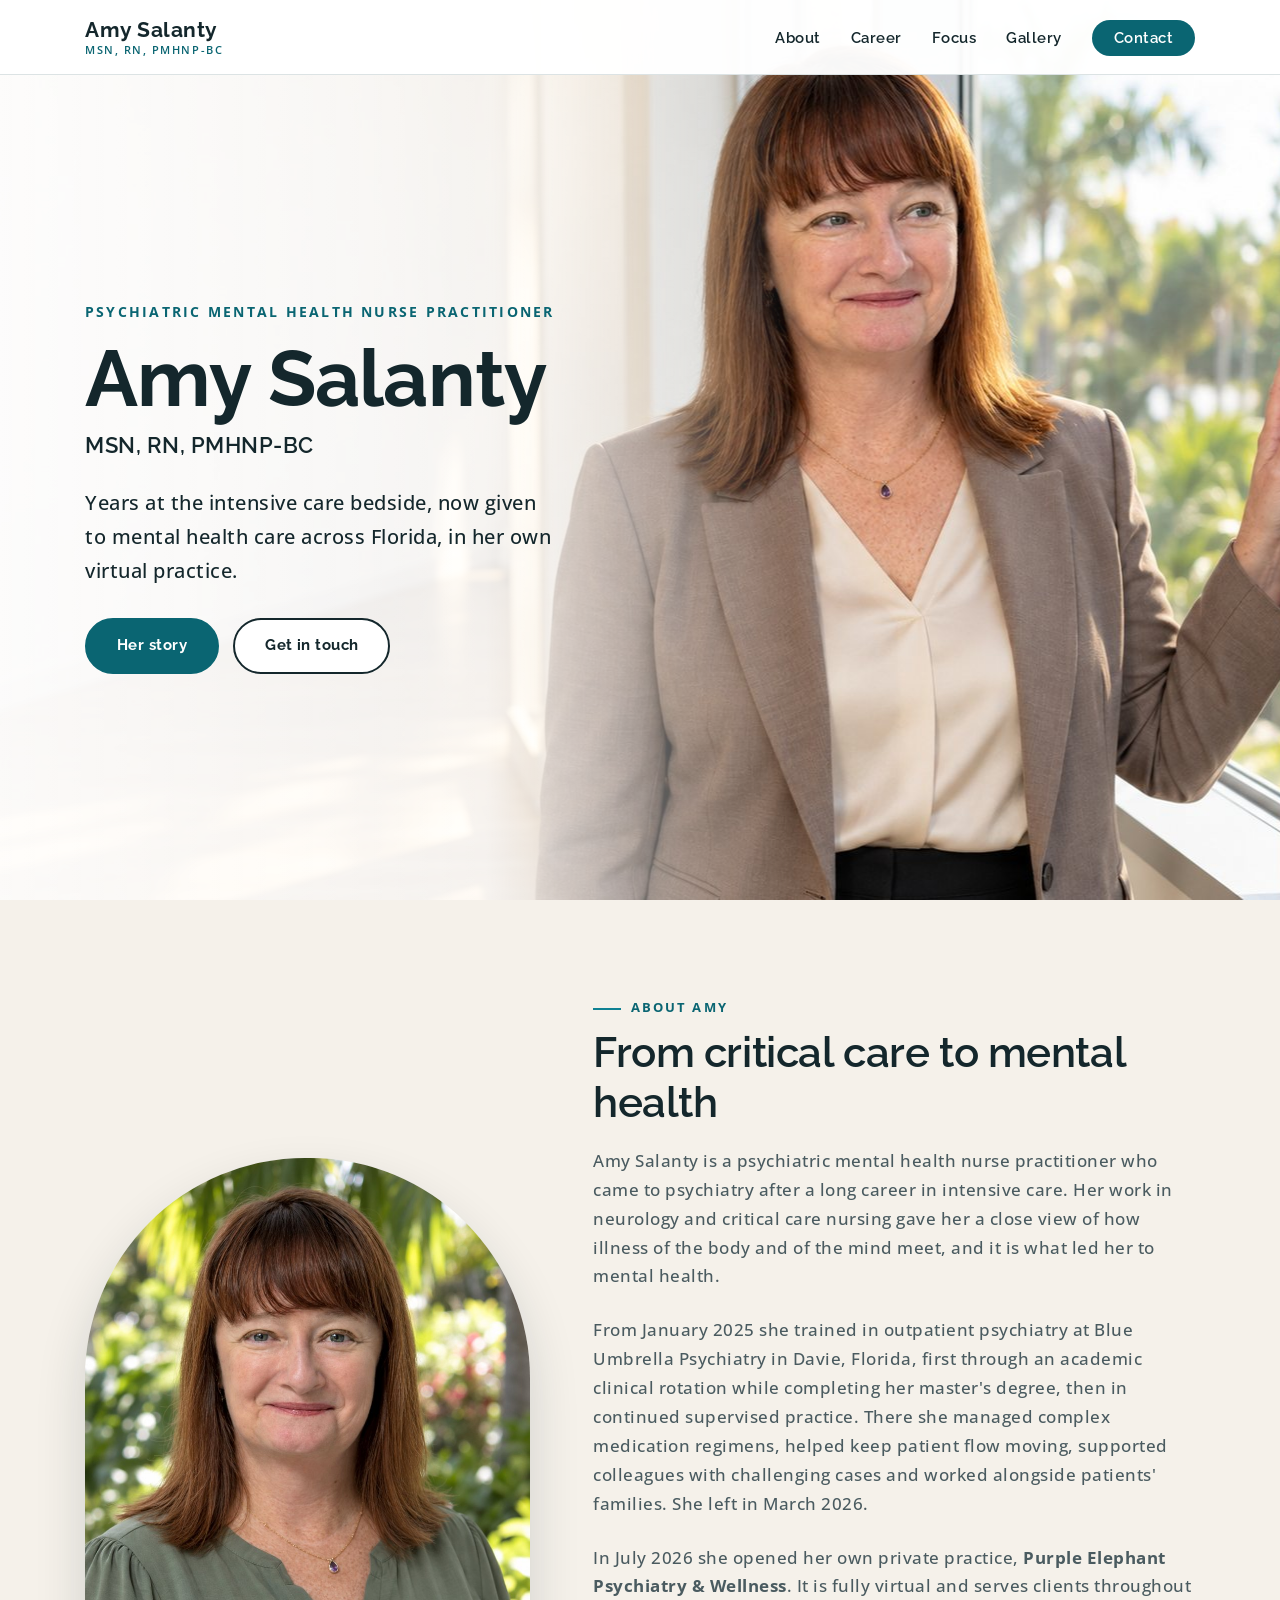
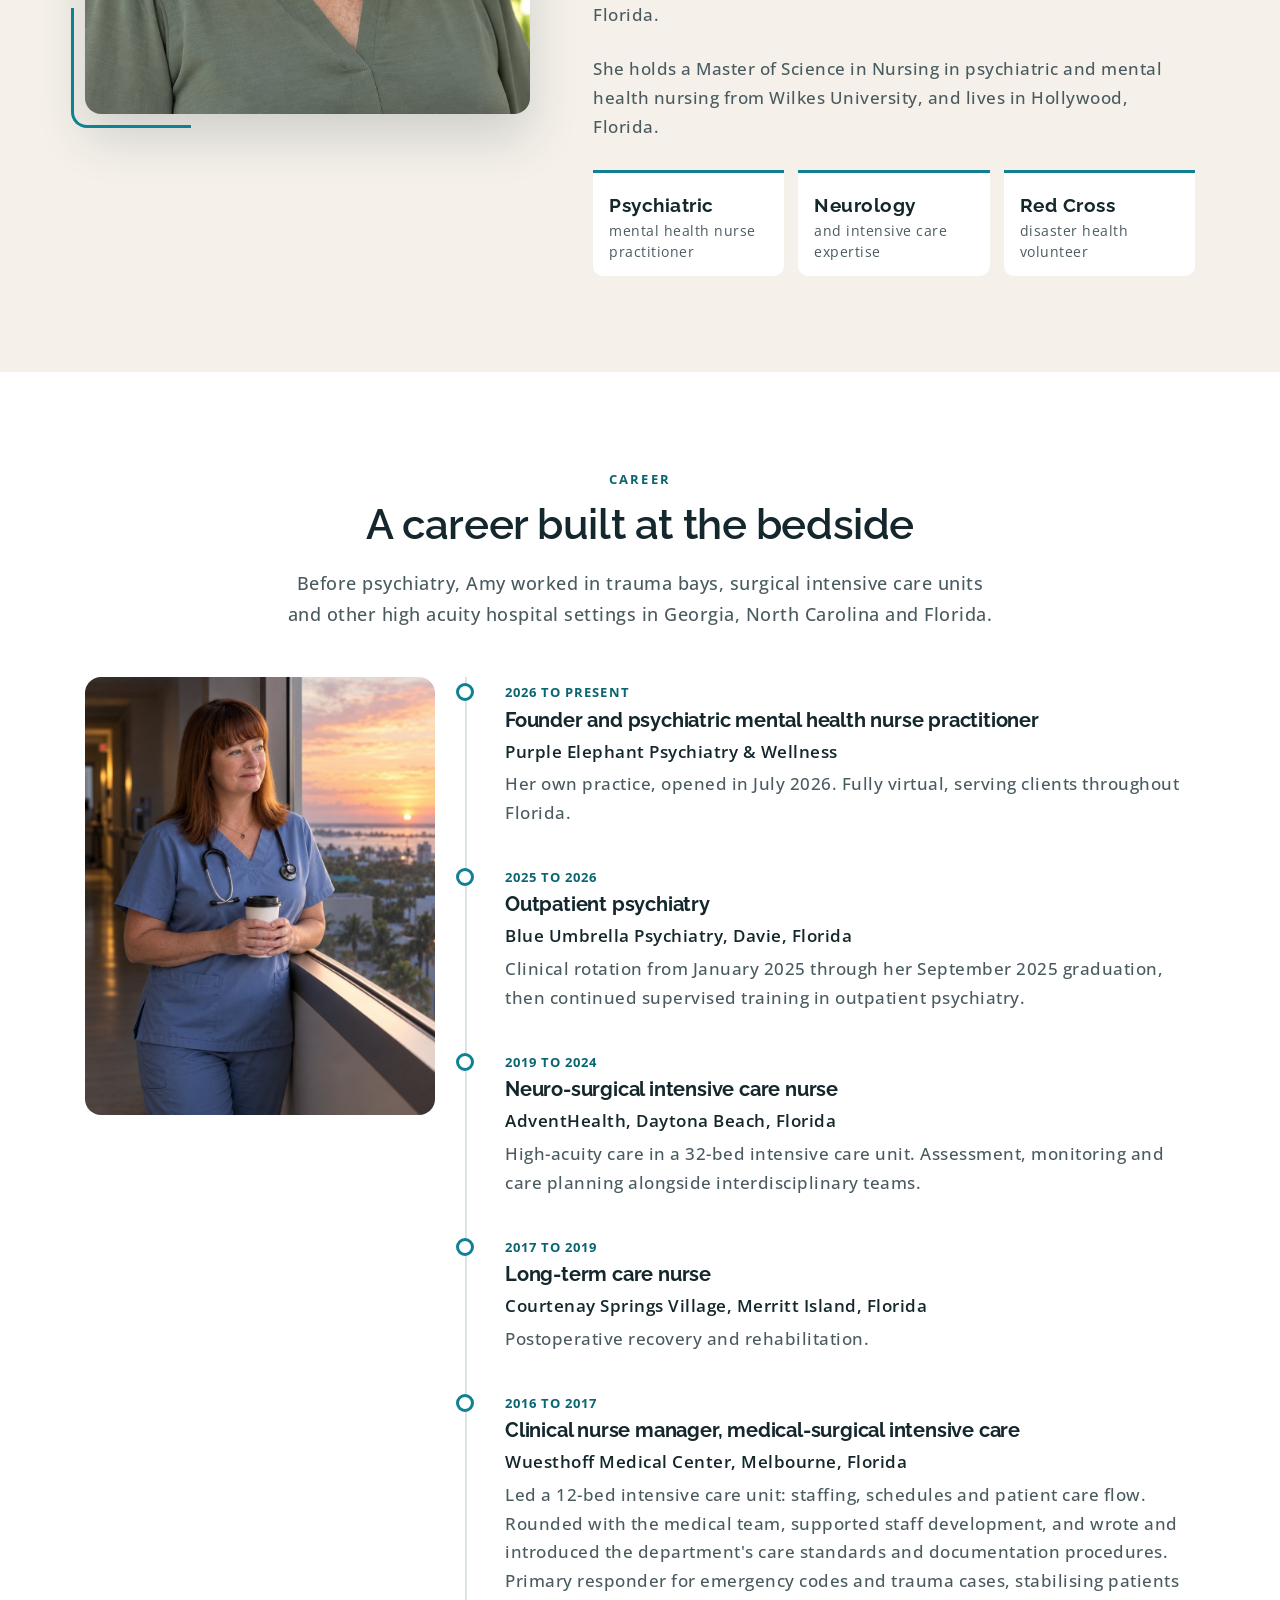
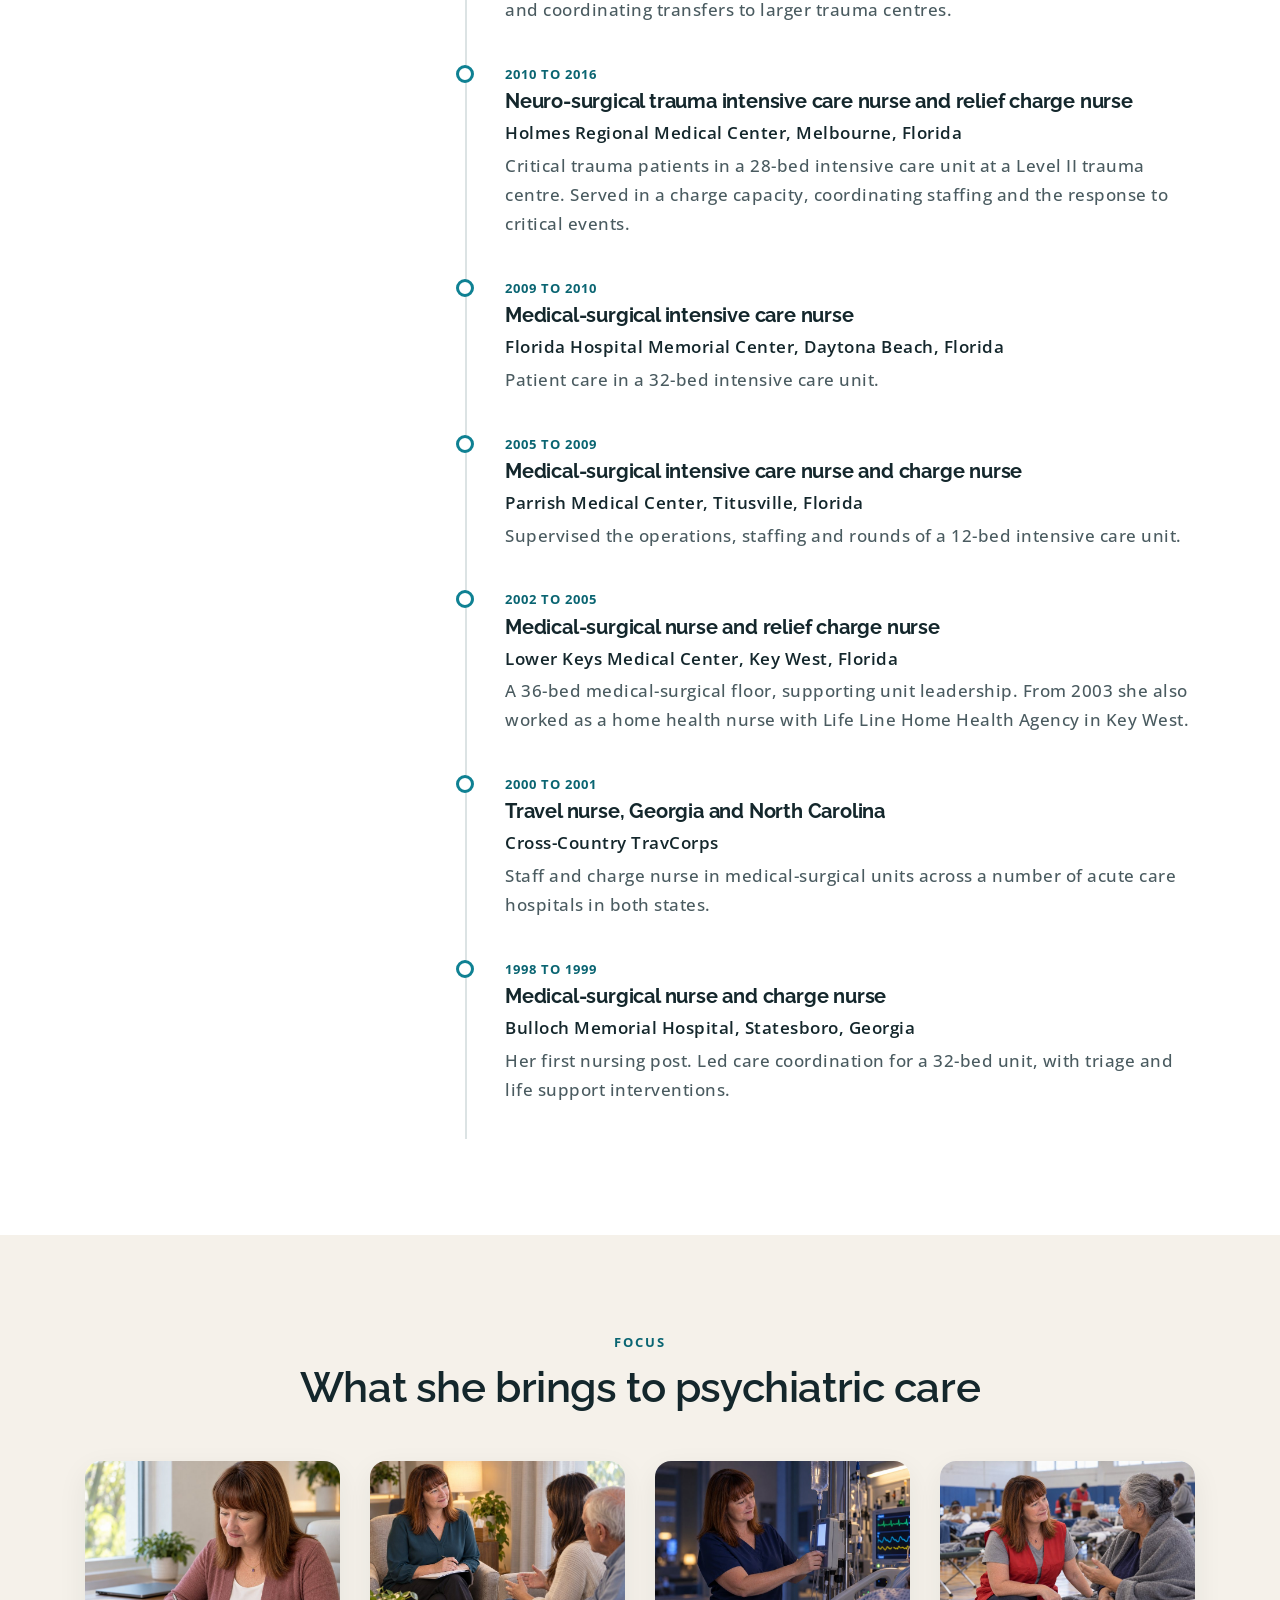
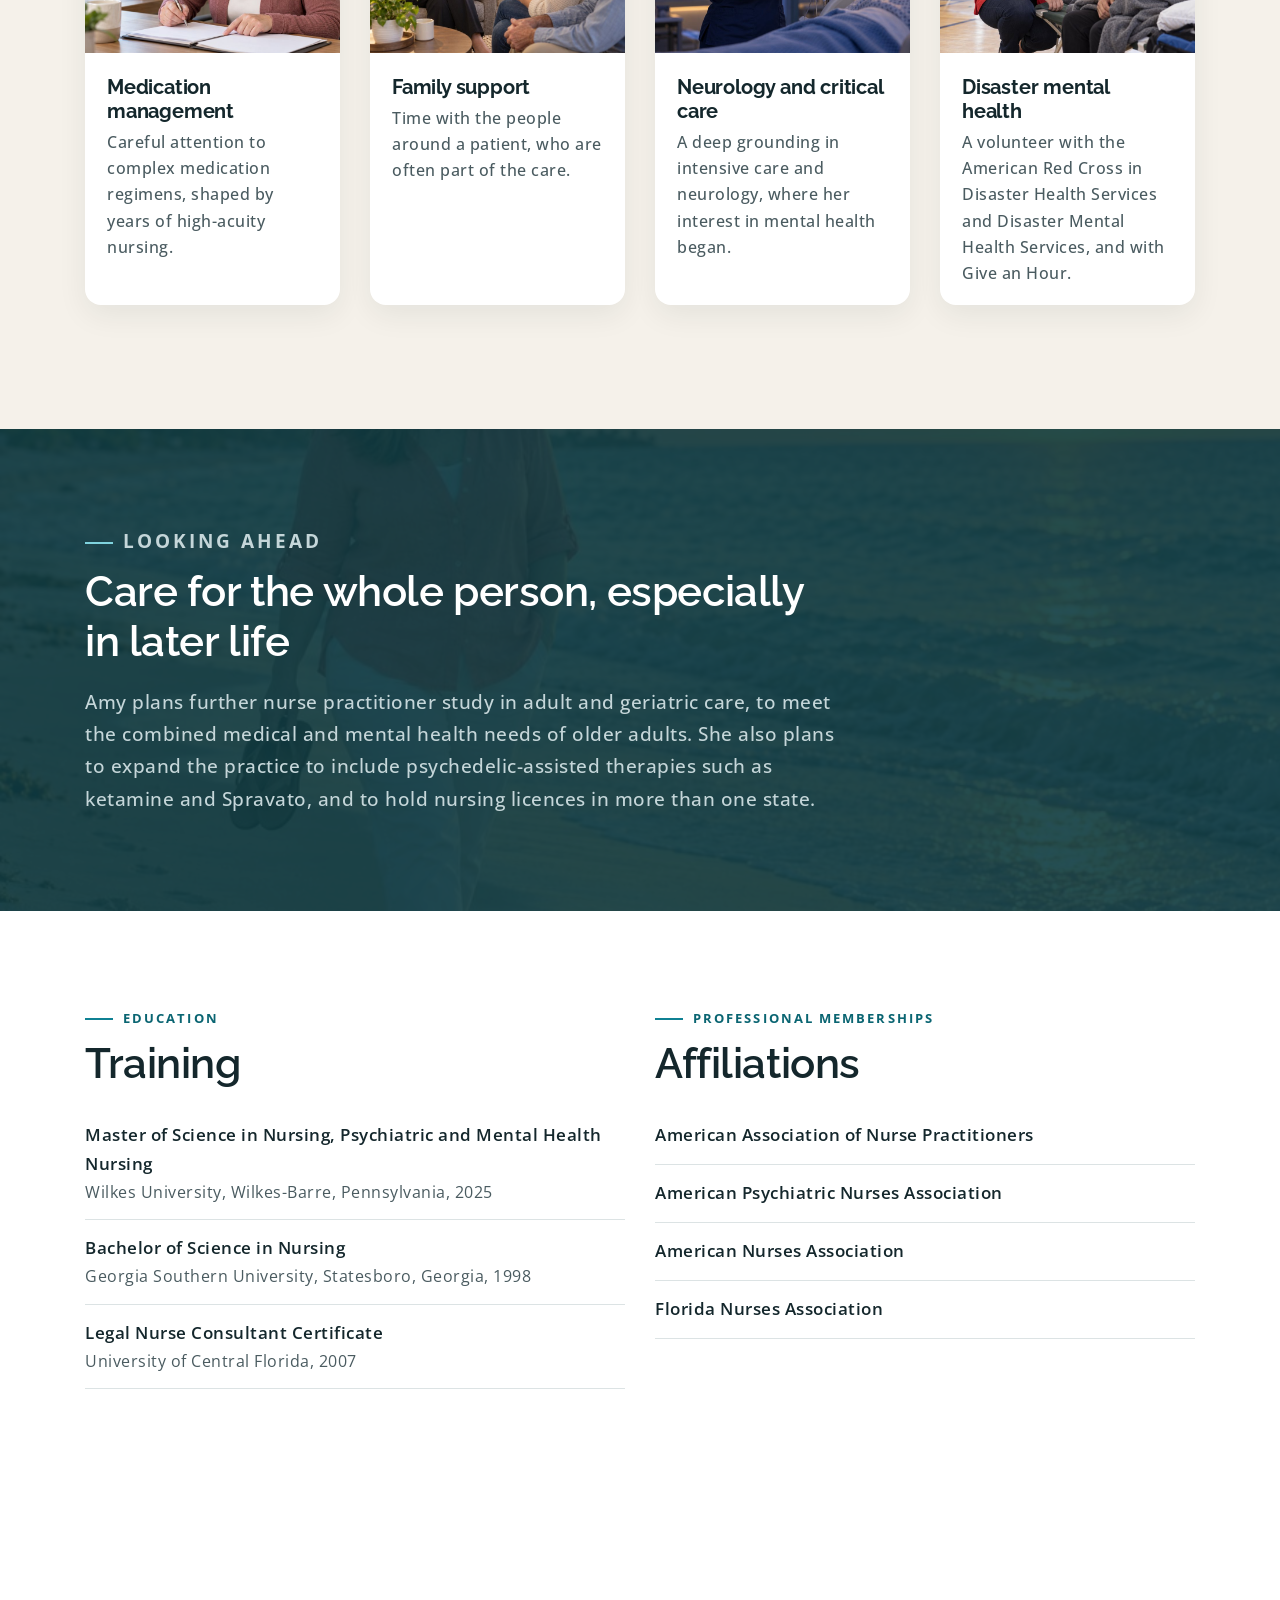
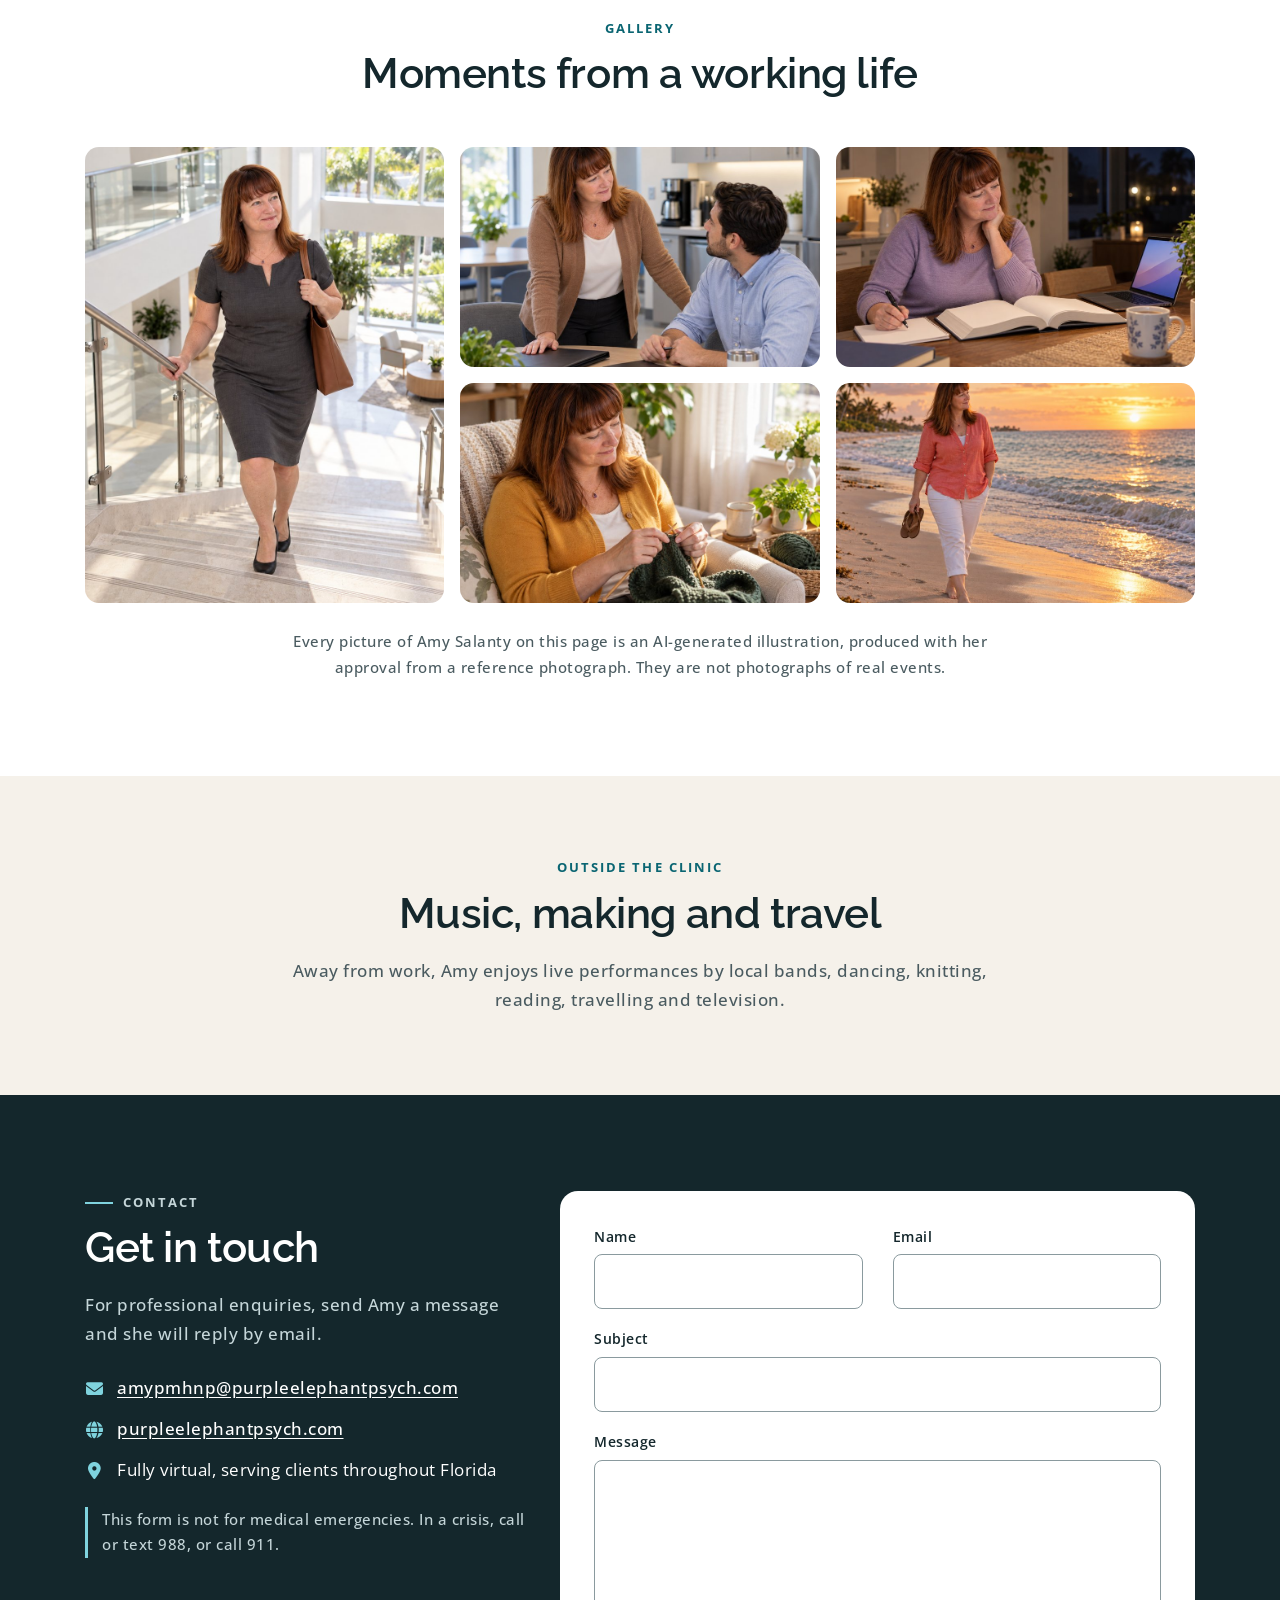
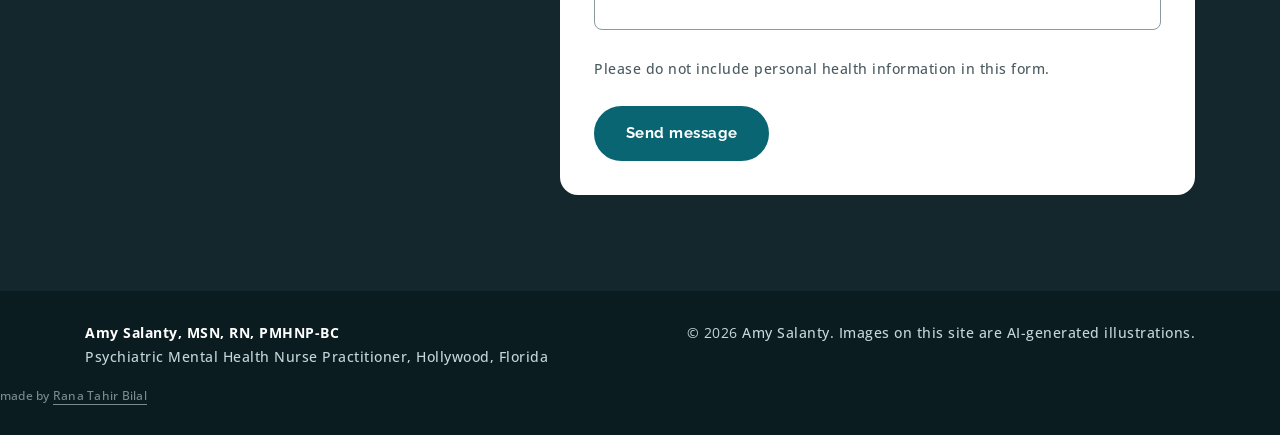
<file: index.html>
<!DOCTYPE html>
<html lang="en">
<head>
  <meta charset="utf-8">
  <meta name="viewport" content="width=device-width, initial-scale=1, shrink-to-fit=no">
  <title>Amy Salanty, MSN, RN, PMHNP-BC | Psychiatric Mental Health Nurse Practitioner</title>
  <meta name="description" content="Amy Salanty, MSN, RN, PMHNP-BC, is a psychiatric mental health nurse practitioner and the founder of Purple Elephant Psychiatry &amp; Wellness, a fully virtual practice serving clients throughout Florida, with a long background in intensive care and trauma nursing.">
  <!-- While this site lives on github.io it stays out of search engines.
       When it moves to the client's own domain: delete the robots meta below,
       change robots.txt to "Allow: /", and add a canonical link. -->
  <meta name="robots" content="noindex, nofollow">
  <meta name="author" content="Amy Salanty">
  <meta property="og:title" content="Amy Salanty, MSN, RN, PMHNP-BC">
  <meta property="og:description" content="Psychiatric mental health nurse practitioner. Years of intensive care nursing, now focused on mental health.">
  <meta property="og:image" content="img/portrait.jpg">
  <link rel="icon" href="img/favicon.png">
  <link rel="stylesheet" href="vendor/css/bundle.min.css">
  <link rel="stylesheet" href="css/style.css">
  <!-- Loaded last so it wins the cascade -->
  <link rel="stylesheet" href="css/as.css">
</head>
<body>

<a class="as-skip" href="#about">Skip to content</a>

<!-- Loader, from the demo shell -->
<div class="loader"><div class="loader-spinner"></div></div>

<header>
  <!-- bottom-nav removed; own fixed nav (see as.css) -->
  <nav class="as-nav" id="as-nav" aria-label="Main">
    <div class="container as-nav-inner">
      <a class="as-brand" href="#home">Amy Salanty<span>MSN, RN, PMHNP-BC</span></a>
      <ul class="as-links">
        <li><a href="#about">About</a></li>
        <li><a href="#career">Career</a></li>
        <li><a href="#focus">Focus</a></li>
        <li><a href="#gallery">Gallery</a></li>
        <li><a href="#contact" class="as-links-cta">Contact</a></li>
      </ul>
      <button class="as-burger" id="as-burger" type="button" aria-label="Open menu" aria-controls="as-menu" aria-expanded="false"><span></span><span></span><span></span></button>
    </div>
  </nav>
  <div class="as-menu" id="as-menu" aria-hidden="true">
    <button class="as-menu-close" id="as-menu-close" type="button" aria-label="Close menu">&times;</button>
    <ul>
      <li><a href="#home">Home</a></li>
      <li><a href="#about">About</a></li>
      <li><a href="#career">Career</a></li>
      <li><a href="#focus">Focus</a></li>
      <li><a href="#gallery">Gallery</a></li>
      <li><a href="#contact">Contact</a></li>
    </ul>
    <p class="as-menu-foot">Hollywood, Florida</p>
  </div>
</header>

<main>

<!-- HERO. .banner kept from the demo shell; center-block flex behaviour overridden in as.css -->
<section class="banner as-hero" id="home">
  <div class="as-hero-shade"></div>
  <div class="container">
    <div class="as-hero-copy">
      <p class="as-eyebrow">Psychiatric Mental Health Nurse Practitioner</p>
      <h1>Amy Salanty</h1>
      <p class="as-hero-cred">MSN, RN, PMHNP-BC</p>
      <p class="as-hero-lede">Years at the intensive care bedside, now given to mental health care across Florida, in her own virtual practice.</p>
      <div class="as-btns">
        <a class="as-btn as-btn-solid" href="#about">Her story</a>
        <a class="as-btn as-btn-line" href="#contact">Get in touch</a>
      </div>
    </div>
  </div>
</section>

<!-- ABOUT -->
<section class="as-about" id="about">
  <div class="container">
    <div class="row align-items-center">
      <div class="col-lg-5">
        <figure class="as-portrait">
          <img src="img/portrait.jpg" alt="Amy Salanty, AI-generated portrait" width="880" height="1100">
        </figure>
      </div>
      <div class="col-lg-7">
        <p class="as-kicker">About Amy</p>
        <h2>From critical care to mental health</h2>
        <p>Amy Salanty is a psychiatric mental health nurse practitioner who came to psychiatry after a long career in intensive care. Her work in neurology and critical care nursing gave her a close view of how illness of the body and of the mind meet, and it is what led her to mental health.</p>
        <p>From January 2025 she trained in outpatient psychiatry at Blue Umbrella Psychiatry in Davie, Florida, first through an academic clinical rotation while completing her master's degree, then in continued supervised practice. There she managed complex medication regimens, helped keep patient flow moving, supported colleagues with challenging cases and worked alongside patients' families. She left in March 2026.</p>
        <p>In July 2026 she opened her own private practice, <strong>Purple Elephant Psychiatry &amp; Wellness</strong>. It is fully virtual and serves clients throughout Florida.</p>
        <p>She holds a Master of Science in Nursing in psychiatric and mental health nursing from Wilkes University, and lives in Hollywood, Florida.</p>
        <ul class="as-facts">
          <li><b>Psychiatric</b><span>mental health nurse practitioner</span></li>
          <li><b>Neurology</b><span>and intensive care expertise</span></li>
          <li><b>Red Cross</b><span>disaster health volunteer</span></li>
        </ul>
      </div>
    </div>
  </div>
</section>

<!-- CAREER: replaces the demo's treatments/portfolio grid -->
<section class="as-career" id="career">
  <div class="container">
    <div class="as-head">
      <p class="as-kicker">Career</p>
      <h2>A career built at the bedside</h2>
      <p class="as-sub">Before psychiatry, Amy worked in trauma bays, surgical intensive care units and other high acuity hospital settings in Georgia, North Carolina and Florida.</p>
    </div>
    <div class="row">
      <div class="col-lg-4 d-none d-lg-block">
        <figure class="as-career-img"><img src="img/career.jpg" alt="Amy Salanty at a hospital window at dawn after a night shift, AI-generated" width="880" height="1100" loading="lazy"></figure>
      </div>
      <div class="col-lg-8">
        <ol class="as-timeline">
          <li>
            <span class="as-yr">2026 to present</span>
            <h3>Founder and psychiatric mental health nurse practitioner</h3>
            <p class="as-org">Purple Elephant Psychiatry &amp; Wellness</p>
            <p>Her own practice, opened in July 2026. Fully virtual, serving clients throughout Florida.</p>
          </li>
          <li>
            <span class="as-yr">2025 to 2026</span>
            <h3>Outpatient psychiatry</h3>
            <p class="as-org">Blue Umbrella Psychiatry, Davie, Florida</p>
            <p>Clinical rotation from January 2025 through her September 2025 graduation, then continued supervised training in outpatient psychiatry.</p>
          </li>
          <li>
            <span class="as-yr">2019 to 2024</span>
            <h3>Neuro-surgical intensive care nurse</h3>
            <p class="as-org">AdventHealth, Daytona Beach, Florida</p>
            <p>High-acuity care in a 32-bed intensive care unit. Assessment, monitoring and care planning alongside interdisciplinary teams.</p>
          </li>
          <li>
            <span class="as-yr">2017 to 2019</span>
            <h3>Long-term care nurse</h3>
            <p class="as-org">Courtenay Springs Village, Merritt Island, Florida</p>
            <p>Postoperative recovery and rehabilitation.</p>
          </li>
          <li>
            <span class="as-yr">2016 to 2017</span>
            <h3>Clinical nurse manager, medical-surgical intensive care</h3>
            <p class="as-org">Wuesthoff Medical Center, Melbourne, Florida</p>
            <p>Led a 12-bed intensive care unit: staffing, schedules and patient care flow. Rounded with the medical team, supported staff development, and wrote and introduced the department's care standards and documentation procedures. Primary responder for emergency codes and trauma cases, stabilising patients and coordinating transfers to larger trauma centres.</p>
          </li>
          <li>
            <span class="as-yr">2010 to 2016</span>
            <h3>Neuro-surgical trauma intensive care nurse and relief charge nurse</h3>
            <p class="as-org">Holmes Regional Medical Center, Melbourne, Florida</p>
            <p>Critical trauma patients in a 28-bed intensive care unit at a Level II trauma centre. Served in a charge capacity, coordinating staffing and the response to critical events.</p>
          </li>
          <li>
            <span class="as-yr">2009 to 2010</span>
            <h3>Medical-surgical intensive care nurse</h3>
            <p class="as-org">Florida Hospital Memorial Center, Daytona Beach, Florida</p>
            <p>Patient care in a 32-bed intensive care unit.</p>
          </li>
          <li>
            <span class="as-yr">2005 to 2009</span>
            <h3>Medical-surgical intensive care nurse and charge nurse</h3>
            <p class="as-org">Parrish Medical Center, Titusville, Florida</p>
            <p>Supervised the operations, staffing and rounds of a 12-bed intensive care unit.</p>
          </li>
          <li>
            <span class="as-yr">2002 to 2005</span>
            <h3>Medical-surgical nurse and relief charge nurse</h3>
            <p class="as-org">Lower Keys Medical Center, Key West, Florida</p>
            <p>A 36-bed medical-surgical floor, supporting unit leadership. From 2003 she also worked as a home health nurse with Life Line Home Health Agency in Key West.</p>
          </li>
          <li>
            <span class="as-yr">2000 to 2001</span>
            <h3>Travel nurse, Georgia and North Carolina</h3>
            <p class="as-org">Cross-Country TravCorps</p>
            <p>Staff and charge nurse in medical-surgical units across a number of acute care hospitals in both states.</p>
          </li>
          <li>
            <span class="as-yr">1998 to 1999</span>
            <h3>Medical-surgical nurse and charge nurse</h3>
            <p class="as-org">Bulloch Memorial Hospital, Statesboro, Georgia</p>
            <p>Her first nursing post. Led care coordination for a 32-bed unit, with triage and life support interventions.</p>
          </li>
        </ol>
        <!-- RESOLVED 2026-10-16 by the client's own CV (email of 15 October 2026). The release's
             "twenty-seven-year" figure is her NURSING career, 1998 to 2025, not her ICU career,
             which begins at Parrish in 2005. Her CV says "over 20 years of critical care
             experience". No total is stated on this page. -->
      </div>
    </div>
  </div>
</section>

<!-- FOCUS: replaces the demo's consultants/team section -->
<section class="as-focus" id="focus">
  <div class="container">
    <div class="as-head">
      <p class="as-kicker">Focus</p>
      <h2>What she brings to psychiatric care</h2>
    </div>
    <div class="row">
      <div class="col-md-6 col-lg-3">
        <article class="as-card">
          <img src="img/research.jpg" alt="Amy Salanty reviewing a medication list, AI-generated" width="880" height="660" loading="lazy">
          <div class="as-card-body">
            <h3>Medication management</h3>
            <p>Careful attention to complex medication regimens, shaped by years of high-acuity nursing.</p>
          </div>
        </article>
      </div>
      <div class="col-md-6 col-lg-3">
        <article class="as-card">
          <img src="img/mission.jpg" alt="Amy Salanty listening to a family in a consultation room, AI-generated" width="880" height="733" loading="lazy">
          <div class="as-card-body">
            <h3>Family support</h3>
            <p>Time with the people around a patient, who are often part of the care.</p>
          </div>
        </article>
      </div>
      <div class="col-md-6 col-lg-3">
        <article class="as-card">
          <img src="img/plate-1.jpg" alt="Amy Salanty adjusting an infusion pump in an intensive care unit at night, AI-generated" width="880" height="660" loading="lazy">
          <div class="as-card-body">
            <h3>Neurology and critical care</h3>
            <p>A deep grounding in intensive care and neurology, where her interest in mental health began.</p>
          </div>
        </article>
      </div>
      <div class="col-md-6 col-lg-3">
        <article class="as-card">
          <img src="img/plate-3.jpg" alt="Amy Salanty speaking with an older woman at a disaster shelter, AI-generated" width="880" height="660" loading="lazy">
          <div class="as-card-body">
            <h3>Disaster mental health</h3>
            <p>A volunteer with the American Red Cross in Disaster Health Services and Disaster Mental Health Services, and with Give an Hour.</p>
          </div>
        </article>
      </div>
    </div>
  </div>
</section>

<!-- LOOKING AHEAD band: replaces the demo counter section (no count-up numbers) -->
<section class="as-ahead" id="ahead">
  <div class="container">
    <div class="as-ahead-box">
      <p class="as-kicker as-kicker-lift">Looking ahead</p>
      <h2>Care for the whole person, especially in later life</h2>
      <p>Amy plans further nurse practitioner study in adult and geriatric care, to meet the combined medical and mental health needs of older adults. She also plans to expand the practice to include psychedelic-assisted therapies such as ketamine and Spravato, and to hold nursing licences in more than one state.</p>
    </div>
  </div>
</section>

<!-- EDUCATION + MEMBERSHIPS -->
<section class="as-creds" id="education">
  <div class="container">
    <div class="row">
      <div class="col-lg-6">
        <p class="as-kicker">Education</p>
        <h2>Training</h2>
        <ul class="as-list">
          <li><b>Master of Science in Nursing, Psychiatric and Mental Health Nursing</b><span>Wilkes University, Wilkes-Barre, Pennsylvania, 2025</span></li>
          <li><b>Bachelor of Science in Nursing</b><span>Georgia Southern University, Statesboro, Georgia, 1998</span></li>
          <li><b>Legal Nurse Consultant Certificate</b><span>University of Central Florida, 2007</span></li>
        </ul>
      </div>
      <div class="col-lg-6">
        <p class="as-kicker">Professional memberships</p>
        <h2>Affiliations</h2>
        <!-- Needs Client Confirmation: release writes "American Association for Nurse Practitioners"; the organisation's own name is used here. -->
        <ul class="as-list">
          <li><b>American Association of Nurse Practitioners</b></li>
          <li><b>American Psychiatric Nurses Association</b></li>
          <li><b>American Nurses Association</b></li>
          <li><b>Florida Nurses Association</b></li>
        </ul>
      </div>
    </div>
  </div>
</section>

<!-- GALLERY -->
<section class="as-gallery" id="gallery">
  <div class="container">
    <div class="as-head">
      <p class="as-kicker">Gallery</p>
      <h2>Moments from a working life</h2>
    </div>
    <div class="as-grid">
      <figure class="as-g as-g-tall"><img src="img/company.jpg" alt="Amy Salanty walking up the staircase of a medical office building, AI-generated" width="880" height="1100" loading="lazy"></figure>
      <figure class="as-g"><img src="img/plate-2.jpg" alt="Amy Salanty talking a colleague through a case, AI-generated" width="880" height="660" loading="lazy"></figure>
      <figure class="as-g"><img src="img/plate-4.jpg" alt="Amy Salanty studying at a kitchen table in the evening, AI-generated" width="880" height="660" loading="lazy"></figure>
      <figure class="as-g"><img src="img/plate-5.jpg" alt="Amy Salanty knitting at home, AI-generated" width="880" height="660" loading="lazy"></figure>
      <figure class="as-g"><img src="img/plate-6.jpg" alt="Amy Salanty walking by the ocean at golden hour, AI-generated" width="880" height="660" loading="lazy"></figure>
    </div>
    <p class="as-disclosure">Every picture of Amy Salanty on this page is an AI-generated illustration, produced with her approval from a reference photograph. They are not photographs of real events.</p>
  </div>
</section>

<!-- OUTSIDE THE CLINIC -->
<section class="as-life" id="life">
  <div class="container">
    <div class="as-life-box">
      <p class="as-kicker">Outside the clinic</p>
      <h2>Music, making and travel</h2>
      <p>Away from work, Amy enjoys live performances by local bands, dancing, knitting, reading, travelling and television.</p>
    </div>
  </div>
</section>

<!-- CONTACT: posts to FormSubmit with the client's own address -->
<section class="as-contact" id="contact">
  <div class="container">
    <div class="row">
      <div class="col-lg-5">
        <p class="as-kicker as-kicker-lift">Contact</p>
        <h2>Get in touch</h2>
        <p>For professional enquiries, send Amy a message and she will reply by email.</p>
        <ul class="as-contact-list">
          <li><i class="fas fa-envelope" aria-hidden="true"></i><a href="mailto:amypmhnp@purpleelephantpsych.com">amypmhnp@purpleelephantpsych.com</a></li>
          <li><i class="fas fa-globe" aria-hidden="true"></i><a href="https://purpleelephantpsych.com" target="_blank" rel="noopener">purpleelephantpsych.com</a></li>
          <li><i class="fas fa-map-marker-alt" aria-hidden="true"></i><span>Fully virtual, serving clients throughout Florida</span></li>
        </ul>
        <p class="as-note">This form is not for medical emergencies. In a crisis, call or text 988, or call 911.</p>
      </div>
      <div class="col-lg-7">
        <form class="as-form" action="https://formsubmit.co/actrn@att.net" method="POST">
          <input type="hidden" name="_subject" value="New message from amysalanty website">
          <input type="hidden" name="_template" value="table">
          <input type="hidden" name="_captcha" value="true">
          <input type="text" name="_honey" class="as-hp" tabindex="-1" autocomplete="off" aria-hidden="true">
          <div class="row">
            <div class="col-md-6"><label for="f-name">Name</label><input id="f-name" name="name" type="text" required autocomplete="name"></div>
            <div class="col-md-6"><label for="f-email">Email</label><input id="f-email" name="email" type="email" required autocomplete="email"></div>
          </div>
          <label for="f-subject">Subject</label><input id="f-subject" name="subject" type="text">
          <label for="f-msg">Message</label><textarea id="f-msg" name="message" rows="5" required></textarea>
          <p class="as-form-note">Please do not include personal health information in this form.</p>
          <button type="submit" class="as-btn as-btn-solid">Send message</button>
        </form>
      </div>
    </div>
  </div>
</section>

</main>

<footer class="as-foot">
  <div class="container as-foot-inner">
    <p><b>Amy Salanty, MSN, RN, PMHNP-BC</b><br>Psychiatric Mental Health Nurse Practitioner, Hollywood, Florida</p>
    <p>&copy; <span id="as-year">2026</span> Amy Salanty. Images on this site are AI-generated illustrations.</p>
  </div>

<p style="margin:18px 0 0;font-size:12px;line-height:1.5;opacity:.6;letter-spacing:.02em">made by <a href="https://ranatahirbilal.com" rel="nofollow noopener" target="_blank" style="color:inherit;text-decoration:none;border-bottom:1px solid currentColor">Rana Tahir Bilal</a></p>
</footer>

<a href="#home" class="as-top" id="as-top" aria-label="Back to top"><i class="fas fa-arrow-up" aria-hidden="true"></i></a>

<script src="vendor/js/bundle.min.js"></script>
<script src="js/as.js"></script>
</body>
</html>
</file>
<file: css/style.css>
/* ===================================
    Table of Content
====================================== */

/*  
    - Google Fonts
    - Scrollbar
    - General   
    - Loader
    - Navbar
    - Side Menu
    - Banner
    - About Section
    - Counter section
    - Portfolio Section
    - Team Section
    - Testimonials Section
    - Blog Section
    - Contact Section
    - Footer
    - StandAlone Page
    - Media Queries

   
*/

@import url('https://fonts.googleapis.com/css2?family=Raleway:wght@200;300;400;500;600;700;800&display=swap');
@import url('https://fonts.googleapis.com/css2?family=Open+Sans:wght@300;400;600;700&display=swap');

/* ===================================
    Scrollbar
====================================== */


::-webkit-scrollbar {
width: 8px;
}
::-webkit-scrollbar-track {
width: 12px;
border-left: 0 solid white;
border-right: 0 solid white;
}
::-webkit-scrollbar-thumb {
background:linear-gradient(30deg, #00adc9  40%, #00e0ce  60%);
width: 0;
height: 25%;
transition: .5s ease;
cursor: pointer;
}


/* ===================================
    General
====================================== */


body {
  font-family: 'Raleway', sans-serif;
  overflow-x: hidden;
}

span {
  font-weight: 400;
}

a {
  text-decoration: none;
}


/*Headings*/

.heading {
  font-size: 48px;
  color: #fff;
  font-weight: 500;
  margin-bottom: 25px; 
}

.subheading { 
  font-size: 18px;
  color: #454545;
  font-weight: 400;
  margin-bottom: 25px;
  font-family: 'Open Sans', sans-serif;
}

.text {
  font-size: 16px;
  font-weight: 400;
  color: #fff;
  margin-bottom: 25px;
  font-family: 'Open Sans', sans-serif;

}

/*Social Icons*/

.social-icons ul {
  margin-bottom: 0px;
}

.social-icons ul li {
  font-size: 15px;
  display: inline-block;
  margin-right: 5px;
  margin-left: 5px;
}

.social-icons ul li a {
  overflow: hidden;
  border-radius: 50%;
  display: block;
  color: #fff;
  height: 40px;
  line-height: 40px;
  width: 40px;
  border: 1px solid transparent;
  text-align: center;
}

/*Social icons hover*/

.facebook-hover:hover {color: #4267B2; transition: all 0.5s ease; background-color: #fff;}
.twitter-hover:hover {color: #1DA1F2; transition: all 0.5s ease; background-color: #fff;}
.google-plus-hover:hover {color: #db4a39; transition: all 0.5s ease;background-color: #fff;}
.linked-in-hover:hover {color: #2867B2; transition: all 0.5s ease; background-color: #fff;}
.instagram-hover:hover {color: #C13584; transition: all 0.5s ease; background-color: #fff;}
.gmail-hover:hover {color: #D44638; transition: all 0.5s ease; background-color: #fff;}
/*Button*/

.btn {
  z-index: 2;
  letter-spacing: .5px;
  border-radius: 0;
  font-weight: 500;
  overflow: hidden;
  position: absolute;
  line-height: inherit;
  display: inline-block;
  color: #fff;
  border: 2px solid transparent;
  text-transform: capitalize;
  transition: all .5s ease !important;
}

.btn.button {
  font-size: 15px !important;
  font-weight: 500;
  color: #fff;
  padding: 9px 27px !important;
  line-height: 1.8em !important;
  cursor: pointer;
  display: inline-block;
  position: relative;
  transition: 0.5s;
  font-family: 'Raleway', sans-serif;
}

.btn.btn-rounded {
  border-radius: 50px;
}

.btn.blue-btn {
  background:  #00abc9;
  border-color:  #00abc9;
  color: #fff;
}

.btn.red-btn {
  background:  #cb342b;
  border-color:  transparent;
  color: #fff;
}

.btn.white-btn {
  background:  #fff;
  border-color:  transparent;
  color: #00bccb;
}

.btn.white-btn-1 {
  background:  #fff;
  border-color:  transparent;
  color: #cb342b;
}
  

/*Button hover*/

.btn.btn-hvr-red:hover {
  background-color: #cb342b;
  border-color: #cb342b;
  color: #fff;
}

.btn.btn-hvr-blue:hover {
  background-image: linear-gradient(to right, #00e0ce 30%, #00adc9 70%);
  /*background-color: #cb342b;*/
  border-color: transparent;
  color: #fff;
}

/* ===================================
   Loader
====================================== */
.loader {
  bottom: 0;
  height: 100%;
  left: 0;
  position: fixed;
  right: 0;
  top: 0;
  width: 100%;
  z-index: 111111;
  display: flex;
  justify-content: center;
  align-items: center;
  overflow: hidden;
  background: #fff;
}
.loader-spinner {
  width: 75px;
  height: 75px;
  margin: 0;
  background: transparent;
  border-top: 4px solid #50c2cb;
  border-right: 4px solid transparent;
  border-radius: 50%;
  animation: 1s spin linear infinite;
}

@-webkit-keyframes spin {
    from {
        -webkit-transform: rotate(0deg);
        transform: rotate(0deg);
    }
    to {
        -webkit-transform: rotate(360deg);
        transform: rotate(360deg);
    }
}

@keyframes spin {
    from {
        -webkit-transform: rotate(0deg);
        transform: rotate(0deg);
    }
    to {
        -webkit-transform: rotate(360deg);
        transform: rotate(360deg);
    }
}

/* ===================================
    Navbar
====================================== */


/* nav top default */
.navbar.navbar-top-default {
  position: absolute;
  top: 0;
  z-index: 99;
  overflow: hidden;
  height: 90px;
  width: 100%;
  -webkit-transition: all .1s ease;
  -moz-transition: all .1s ease;
  -ms-transition: all .1s ease;
  -o-transition: all .1s ease;
  transition: all .1s ease;
  background-color: transparent;
}


.header-appear .navbar-top-default {
  height: 90px;
  position: fixed;
  z-index: 999;
  background-color: #fff;
  -webkit-animation-name: animationFade;
  -o-animation-name: animationFade;
  animation-name: animationFade;
  -webkit-animation-duration: 1s;
  -o-animation-duration: 1s;
  animation-duration: 1s;
  -webkit-animation-fill-mode: both;
  -o-animation-fill-mode: both;
  animation-fill-mode: both;
  -webkit-box-shadow: 0 10px 10px -10px rgba(0, 0, 0, 0.35);
  box-shadow: 0 10px 10px -10px rgba(0, 0, 0, 0.35);
}

@keyframes animationFade {
    from { opacity: 0; -webkit-transform: translate3d(0, -100%, 0); transform: translate3d(0, -100%, 0);
    }
    to { opacity: 1; -webkit-transform: none; -o-transform: none; transform: none; }
}

.navbar .navbar-nav .nav-link {
  font-size: 15px;
  color: #4f4f4f;
  font-weight: 600;
  padding: 6px 6px;
  margin-left: 45px;
  transition: .5s ease;
  transition: all .6s ease;
  border: 2px solid transparent;
  display: block;
  font-family: 'Raleway', sans-serif;
}

.navbar .navbar-nav {
  margin-left: auto;
}
.navbar .navbar-nav .nav-link.non-active{
  color: #4f4f4f !important;
}
.navbar .navbar-nav .nav-link.active { 
  color: #cb342b;
  transition: all .6s ease;
}

.navbar .navbar-nav .nav-link:hover {
  color: #4f4f4f;
  cursor: pointer;
  transition: all .6s ease;
}

.navbar .navbar-nav .nav-link:last-child {
  margin-right: 0;
}

.navbar .navbar-nav .nav-link:after {
  content: '';
  display: block;
  margin: auto;
  height: 3px;
  width: 0px;
  background: transparent;
  transition: width .5s ease, background-color .5s ease;
}

.navbar .navbar-nav .nav-link:hover:after {
  width: 100%;
  background: #4f4f4f;
}

.navbar .navbar-nav .button {
  margin-left: 30px;
}

/*Search icon*/
.search {
  vertical-align: sub;
}

.open_search {
  cursor: pointer;
  color: #4f4f4f;
  display: inline-block;
  padding: 10px;
  font-size: 18px;
  margin-left: 30px;
  position: relative;
}

.search_block {
  opacity: 0;
  display: none;
  text-align: center;
  height: 0;
  position: fixed;
  top: 50%;
  left: 35%;
  z-index: 1024;
  margin-top: -41px;
  margin-left: -150px;
}

.search_block.visible {
  opacity: 1;
  display: inline-block;
  height: auto;
}

.search_block.visible .search_box {
  opacity: 1;
  top: 0;
  transform: scale(1);
}

.search_block .overlayer {
  background-color: #00abc9;
  position: fixed;
  cursor: pointer; /* as: demo image removed */
  opacity: 0.9;
  top: 0;
  left: 0;
  height: 100%;
  width: 100%;
}

input,
select,
textarea {
  background-color: transparent !important;
  font-size: 20px;
}

.inner input,
select,
textarea::placeholder {
  color: #FFFFFF !important;
}

input::-webkit-input-placeholder {
  color: #FFFFFF !important;
}

input:-moz-placeholder {
  /* Firefox 18- */
  color: #FFFFFF !important;
}

input::-moz-placeholder {
  /* Firefox 19+ */
  color: #FFFFFF !important;
}

input:-ms-input-placeholder {
  color: #FFFFFF !important;
}

.search_box {
  background-color: transparent;
  opacity: 0;
  display: inline-block;
  padding: 10px;
  position: relative;
  text-align: center;
  top: -120px;
  transform: scale(1.05);
  transition: all 0.4s ease 0s;
  z-index: 10;
}

.search_box .search_input {
  border: 3px solid transparent;
  border-bottom: 1px solid;
  box-sizing: border-box;
  display: inline-block;
  height: 80px;
  line-height: 2;
  min-width: 700px;
  outline: medium none;
  padding: 10px 10px 10px 0px;
  width: 700px;
  transition: all 0.45s ease 0s;
  -webkit-appearance: none;
  border-radius: 0;
}

.search-form .search-input {
  font-size: 30px;
  font-weight: 200;
}

#search ::placeholder {
  color: #FFFFFF;
  opacity: 1;
}

.search_icon {
  background-color: transparent;
  border: medium none;
  color: #FFFFFF;
  font-size: 28px;
  left: 93%;
  line-height: 38PX;
  padding: 8px;
  position: absolute;
  top: 28px;
}

.search_icon:hover {
  color: #FFFFFF;
}

.search_icon:focus {
  color: #FFFFFF;
}

::-webkit-input-placeholder {
  color: #999;
  font-style: normal;
}

:-moz-placeholder {
  color: #999;
  font-style: normal;
}

::-moz-placeholder {
  color: #999;
  font-style: normal;
}

:-ms-input-placeholder {
  color: #999;
  font-style: normal;
}

input,
select,
textarea {
  margin: 0;
}


/*side menu button*/

.sidemenu_btn {
  width: 36px;
  padding: 6px;
  right: 40px;
  top: 20px;
  z-index: 999;
  margin-top: 12px;
  margin-left: 16px;
  cursor: pointer;
  position: absolute;
  display: inline-block;
  transition: all .3s linear;
}

.sidemenu_btn span {
  height: 2px;
  width: 100%;
  background: #4f4f4f;
  display: block;
  margin: auto;
  transition: .5s ease;
}

.sidemenu_btn:hover span:first-child,
.sidemenu_btn:hover span:last-child {
  width: 70%;
  background-color: #4f4f4f;
}

.sidemenu_btn:hover span:nth-child(2) {
  background-color: #4f4f4f;
}

.sidemenu_btn span:nth-child(2) {
  margin: 4px 0;
}


/* ===================================
    Side Menu
====================================== */

.side-menu {
  top: 0;
  right: 0;
  width: 30%;
  height: 100%;
  z-index: 9999;
  background-image: linear-gradient(to right, #00e0ce 20%,  #00adc9 100%);
  transform: translate3d(100%, 0, 0);
  transition: transform .5s ease;
  position: fixed;
  overflow: hidden;
}

.side-menu.left {
  left: 0;
  right: auto;
  transform: translate3d(-100%, 0, 0);
}

.side-menu.before-side {
  width: 280px;
}

.side-menu.side-menu-active,
.side-menu.before-side {
  transform: translate3d(0, 0, 0);
}

.pul-menu .side-menu.side-menu-active {
  visibility: visible;
  opacity: 1;
}

.side-menu .navbar-brand {
  margin: 0 0 2.5rem 0;
}


/*Side overlay*/

#close_side_menu {
  top: 0;
  left: 0;
  width: 100%;
  height: 100%;
  display: none;
  z-index: 1031;
  opacity: 0.7;
  background-color: #011321;
  position: fixed;
  transition: opacity 300ms cubic-bezier(0.895, 0.03, 0.685, 0.22);
}


/*side menu image*/

.sidemenu-image {
  position: absolute;
  top: 45px;
}


/*side menu close btn*/

.side-menu .btn-close {
  height: 33px;
  width: 33px;
  top: 30px;
  right: 25px;
  cursor: pointer;
  text-align: center;
  position: absolute;
  display: inline-block;
}

.side-menu.before-side .btn-close {
  display: none;
}

.side-menu .btn-close::before,
.side-menu .btn-close::after {
  top: 5px;
  left: 16px;
  height: 24px;
  width: 2px;
  content: ' ';
  background: #fff;
  position: absolute;
}

.side-menu .btn-close:before {
  transform: rotate(45deg);
}

.side-menu .btn-close:after {
  transform: rotate(-45deg);
}

.side-menu .btn-close:hover {
  transform: scale(0.9);
  overflow: hidden;
  transition: all .5s ease;
}


/*side menu inner-wrapper*/

.side-menu .inner-wrapper {
  height: 100%;
  padding: 4rem 3rem;
  position: relative;
  overflow-y: auto;
  display: flex;
  align-items: center;
  text-align: left;
  flex-wrap: wrap;
}

.pul-menu.pushwrap .side-menu .inner-wrapper {
  padding: 3.5rem 2.5rem;
}

.side-menu .side-nav {
  margin-bottom: 0px;
  margin-top: 35px;
  display: block;
}

.side-nav .navbar-nav .nav-item {
  opacity: 0;
  display: block;
  margin: 15px 0;
  padding: 0 !important;
  transition: all 0.8s ease 500ms;
  transform: translateY(30px);
}

.side-nav .navbar-nav .nav-item:first-child {
  transition-delay: .1s;
}

.side-nav .navbar-nav .nav-item:nth-child(2) {
  transition-delay: .2s;
}

.side-nav .navbar-nav .nav-item:nth-child(3) {
  transition-delay: .3s;
}

.side-nav .navbar-nav .nav-item:nth-child(4) {
  transition-delay: .4s;
}

.side-nav .navbar-nav .nav-item:nth-child(5) {
  transition-delay: .5s;
}

.side-nav .navbar-nav .nav-item:nth-child(6) {
  transition-delay: .6s;
}

.side-nav .navbar-nav .nav-item:nth-child(7) {
  transition-delay: .7s;
}

.side-nav .navbar-nav .nav-item:nth-child(8) {
  transition-delay: .8s;
}

.side-nav .navbar-nav .nav-item:nth-child(9) {
  transition-delay: .9s;
}

.side-menu.side-menu-active .side-nav .navbar-nav .nav-item {
  transform: translateY(0);
  opacity: 1;
}

.side-nav .navbar-nav .nav-link {
  display: inline-table;
  color: #fff;
  padding: 2px 0 3px 0 !important;
  font-size: 24px;
  line-height: normal;
  position: relative;
  border-radius: 0;
  text-decoration: none;
  font-family: 'Raleway', sans-serif;  
}

.side-nav .navbar-nav .nav-link::after {
  content: "";
  left: 0;
  width: 0;
  bottom: 0;
  height: 2px;
  background: #fff;
  overflow: hidden;
  position: absolute;
  display: inline-block;
  transition: all 0.5s cubic-bezier(0, 0, 0.2, 1);
}

.side-nav .navbar-nav .nav-link:hover::after,
.side-nav .navbar-nav .nav-link:focus::after,
.side-nav .navbar-nav .nav-link.active::after {
  width: 100%;
}

.side-nav .navbar-nav .nav-link.active {
  background: transparent;
}


/*side menu footer */

.side-menu-footer .navbar-nav {
  transform: translateY(0);
}

.side-menu-footer .text {
  font-size: 14px;
}


/* ===================================
    Banner 
====================================== */
.banner{
  background-image: none; /* as: demo image removed, hero set in as.css */  
  background-size: cover;
  height: 100vh;
  display: flex;
  align-items: center;
  /*position: relative;*/
  background-repeat: no-repeat;
}

.banner .banner-caption .heading{
  font-size: 74.23px;
  color: #cb342b;
  margin-bottom: 5px;
}

.banner .banner-caption .text{
  color: #4f4f4f;
  font-size: 30px;
  margin-bottom: 50px;
}

/* ===================================
    About Section
====================================== */
.about-section{
  padding-top: 120px;
  background-image: linear-gradient(to right, #00e0ce 30%, #00adc9 70%);
}
.about-section .img-col{
  display: flex;
  justify-content: center;
  width: 92%;
}
.about-section .text-col{
  padding-left: 20px;
}
.about-section .text-col .subheading{
  color: #fff;
  font-size: 24px;
}


/* ===================================
    Counter Section
====================================== */

.counter-section .num_counter{
  background-color: #fff;
  padding-top: 120px;
  padding-bottom: 120px;
}
.counter-section .num_counter .subheading {
  font-size: 36px;
  margin-bottom: 15px;
  color: #cb342b;
  font-weight: 500;
}


.counter-section .num_counter {
  padding-top: 90px;
}

.counter-section .counter i {
  font-size: 36px;
  color: #011321;
}

.counter-section .num_counter .counter .text {
  text-transform: uppercase;
  margin-bottom: 0;
  color: #18191d;
  font-weight: 600;

}

/*Red Text Section*/
.counter-section .text-row{
  padding-top: 120px;
  padding-bottom: 120px;
  background-color: #cb342b;
}

.counter-section .text-row .subheading{
  color: #fff;
}

.counter-section .text-row .heading{
  font-weight: 300;
  font-size: 42px;
}

/* ===================================
    Portfolio Section
====================================== */
.portfolio-section{
  padding-top: 120px;
  padding-bottom: 120px;
}

.portfolio-section .heading-col .heading{
  color: #4f4f4f;
}
.portfolio-section .heading-col .text{
  color: #7e8186;
  margin-bottom: 70px;
  padding-left: 240px;
  padding-right: 240px;
}

/*Gallery*/

.portfolio-section .port {
  text-align: center; 
  margin: 0 auto;
  max-width: 600px; 
}

.nav-pills .nav-link.active, .nav-pills .show>.nav-link {
  background-color: #39c5de;
  font-size: 14px;
  color: #fff !important;
  cursor: pointer;
}
.portfolio-section .owl-carousel .owl-stage-outer{
  cursor: pointer;
}
.portfolio-section .nav-pills .nav-link {
  margin-left: 10px; 
  border: 1px solid #e1e1e1;
  cursor: pointer;
  font-weight: 600;
  color: #3c3f46;
  padding: .5rem 2rem;
  border-radius: 0px;
  font-family: 'Open Sans', sans-serif;
}
.portfolio-section .da-thumbs li {
  margin: 1px;
  width: 33.1%;
  position: relative;
  box-shadow: 0 1px 3px rgba(0,0,0,0.1);
}

.portfolio-section .da-thumbs{
  z-index: 1;
  list-style: none;
  display: flex;
  flex-wrap: wrap;
}

.portfolio-section .da-thumbs>li{
  display: block;
  position: relative;

}
.portfolio-section .da-thumbs >li {
  overflow: hidden;
}

.portfolio-section .da-thumbs >li .overlay h4 {
  color: #ffffff;
  font-size: 22px;
}

.portfolio-section .da-thumbs >li .overlay {
  position: absolute;
  background: rgba(57, 197, 222, 0.81);
  width: 100%;
  display: flex;
  align-items: center;
  justify-content: center;
  height: 100%;
  top: 100%;
  z-index: 2;
}
.portfolio-section .da-thumbs >li .overlay .text-icon{
  display: block;
}
.portfolio-section .da-thumbs >li .overlay .search-icon {    
  border: 1px solid white;
  border-radius: 50%;
  display: inline-block;
  color: #ffffff;
  padding: 5px 10px;
  margin-bottom: 10px;
}

/* ===================================
    Team Section
====================================== */

.team-section .team-row{
  background-color: #f6f6f6;
  padding-top: 120px;
  padding-bottom: 120px;
}
.team-section .heading-col{
  padding-bottom: 120px;
}
.team-section .heading-col .heading{
  color: #3c3f46;
}
.team-section .heading-col .text{
  color: #1f1f1f;
  padding-left: 250px;
  padding-right: 250px;
}

/*Carousel*/
.team-section .team-carousel .card{
  border: 1px solid transparent;
  background-color: transparent;
}

.team-section .team-carousel .card .heading{
  color: #333333;
  font-size: 22px;
  margin-bottom: 10px;
}

.team-section .team-carousel .card .text{
  color: #666666;
}

/*Owl Carousel Buttons*/
.team-section  .owl-carousel button.owl-dot.active{
  background-color: #00dfce;
}
.team-section .team-carousel button:focus {
  outline: 1px solid rgba(0,0,0,.075);
}
.team-section .owl-carousel .owl-nav button.owl-next, 
.owl-carousel .owl-nav button.owl-prev, .owl-carousel button.owl-dot {
  background: #dddddd;
  border: none;
  font: inherit;
  width: 10px;
  margin-left: 20px;
  height: 12px;
  border-radius: 50%;
  margin-top: 50px;
}

/*images Overlay*/

.team-section .team-carousel .card .overlay-image {
  position: relative;
  overflow: hidden;
}

.team-section .team-carousel .card .overlay-image img {
  transition: all 0.7s ease;
}

.team-section .team-carousel .card .overlay-image:hover img {
  transform: scale(1.1);
  transition: all 0.7s;
}

.team-section .team-carousel .card .overlay-image:hover {
  cursor: pointer;
}

.team-section .team-carousel .card .overlay {
  position: absolute;
  bottom: 0;
  left: 0;
  right: 0;
  background: linear-gradient( rgba(32, 32, 32, 0.8), rgba(32, 32, 32, 0.8));
  opacity: 1;
  overflow: hidden;
  width: 100%;
  height: 100%;
  transform: scale(0);
  transition: .7s ease;
}

.team-section .team-carousel .card .overlay-image:hover .overlay {
  transform: scale(1);
}

.team-section .team-carousel .card .overlay-image .icons {
  color: white;
  opacity: 1;
  font-size: 30px;
  position: absolute;
  top: 50%;
  left: 50%;
  transform: translate(-50%, -50%);
  text-align: center;
}

.team-section .team-carousel .card  .overlay-image .icons ul{
  padding-left: 0;
}
.team-section .team-carousel .card .overlay-image .icons ul li{
  list-style: none;
  display: inline-block;
  margin-left: 5px;
  margin-right: 5px;
}
.team-section .team-carousel .card .overlay-image .icons ul li i{
  font-size: 14px;
}
.team-section .team-carousel .card .overlay-image .icons ul li .facebook:hover{
  color: #4267B2;
}
.team-section .team-carousel .card .overlay-image .icons ul li .google:hover{
  color: #db4a39;
}
.team-section .team-carousel .card .overlay-image .icons ul li .twitter:hover{
  color: #1DA1F2;
}
.team-section .team-carousel .card .overlay-image .icons ul li .instagram:hover{
  color: #C13584;
}

/*Team Section Text Row*/
.team-section .text-row{
  padding-top: 150px;
  padding-bottom: 120px;
}
.team-section .text-row .heading{
  color: #000;
  font-size: 42px;
  font-weight: 300;
}

/* ===================================
    Reviews Section
====================================== */
.reviews-section{
  padding-top: 120px;
  padding-bottom: 120px;
  background-image: linear-gradient(to right, #00e0ce 30%, #00adc9 70%);
}

.reviews-section .blog-reviews-carousel .item .text {
  text-align: center;
  font-size: 18px;
  font-weight: 300;
  margin-bottom: 55px;
  padding-left: 200px;
  padding-right: 200px;
}

.reviews-section .blog-reviews-carousel .item .star-icons{
  padding-left: 0;
  margin-bottom: 0;
}
.reviews-section .blog-reviews-carousel .item .star-icons li{
  list-style: none;
  display: inline-block;
}
.reviews-section .blog-reviews-carousel .item .star-icons li i{
  color: #fff83c;
}
.reviews-section .carousel-section .icons  i {
  overflow: hidden;
  border-radius: 50%;
  color: #fff;
  height: 30px;
  line-height: 30px;
  width: 30px;
  border: 1px solid #fff;
  text-align: center;
  font-size: 12px;
  transition: .5s ease;
}
.reviews-section .carousel-section{
  position: relative;
}
.reviews-section .carousel-section .icons {
  position: absolute;
   bottom: 12rem;
  z-index: 11;
}
.reviews-section  .icons .left-customPrevBtn{
  position: absolute;
}
.reviews-section .icons .right-customNextBtn{
  position: absolute;
  left: 67.5rem;
}

/* ===================================
    Blog Section
====================================== */
.blog-section{
  padding-top: 120px;
  padding-bottom: 120px;
  background-color: #f6f6f6;
}
/*Heading*/
.blog-section .heading-col{
  position: relative;
}
.blog-section .heading-col .subheading{
  font-size: 14px;
  color: #cb342b;
}
.blog-section .heading-col .heading{
  color: #00abc9;
  margin-bottom: 0;
}
.blog-section .heading-col .small-line{
  width: 20px;
  text-align: center;
  position: absolute;
  border-top: 2px solid #000;
}
.blog-section .heading-col .large-line{
  width: 35px;
  left: 34.3rem;
  position: absolute;
  margin-right: 10px;
  bottom:-7px;
  border-top: 2px solid #000;
}
/*Blog Columns*/
.blog-section .blogs-row{
  margin-top: 100px;
}
.blog-section .blogs-row .card{
  position: relative;
}
.blog-section .blogs-row .card .card-body{
  padding-top: 3.5rem;
}
.blog-section .blogs-row .card .card-body .author-img{
  position: absolute;
  bottom: 195px;
  border: 3px solid #fff;
  border-radius: 50%;
  z-index: 1;
}
.blog-section .blogs-row .card:hover .card-body .heading{
  transition: all .5s ease;
  color: #cb342b;
}

.blog-section .blogs-row .card .card-body .heading{
  font-size: 18px;
  margin-bottom: 5px;
  color:#313131;
}

.blog-section .blogs-row .card .card-body .text{
  font-size: 13px;
  color:#969595;
}
.blog-section .blogs-row ul{
  padding-left: 0;
}
.blog-section .blogs-row .card .card-body ul li{
  display: inline-block;
  list-style: none;
  color:#969595;
  font-size: 13px;
  font-family: 'Open Sans', sans-serif;
}
/*gallery-blog*/
.blog-section .blogs-row .gallery-blog .card .icons {
  position: absolute;
   top: 40%;
  z-index: 11;
}
.blog-section .blogs-row .gallery-blog .card .left-customPrevBtn{
  position: absolute;
  border: 1px solid #fff;
  width: 60px;
  border-radius: 25px;
  color: #fff;
  left: 13rem;
  text-align: center;
  background-color: rgb(255,255,255, 0.3);
}
.blog-section .blogs-row .gallery-blog .card .right-customNextBtn{
  position: absolute;
  left: 17.5rem;
  border:1px solid #fff;
  width: 60px;
  border-radius: 25px;
  color: #fff;
  text-align: center;
  background-color: rgb(255,255,255, 0.3);
}

.blog-section .blogs-row .gallery-blog .card  .left-customPrevBtn:hover{
  background-color: #2db6ce;
  border:1px solid #2db6ce;
  transition: .5s ease;
  cursor: pointer;
}
.blog-section .blogs-row .gallery-blog .card  .right-customNextBtn:hover{
  background-color: #2db6ce;
  border:1px solid #2db6ce;
  transition: .5s ease;
  cursor: pointer;
}

/*Video Blog*/
.blog-section .blogs-row .video-blog .card .video-icon{
  text-align: center;
}
.blog-section .blogs-row .video-blog .card .video-icon i {
  overflow: hidden;
  background-color: rgb(255,255,255, 0.3);
  border-radius: 50%;
  color: #fff;
  height: 50px;
  line-height: 48px;
  width: 50px;
  border: 1px solid #fff;
  text-align: center;
  font-size: 20px;
  transition: .5s ease;
  position: absolute;
  top: 80px;
  left: 45%;
  padding-left: 5px;
}
.blog-section .blogs-row .video-blog .card .video-icon:hover i{
  border: 1px solid #2db6ce;
  background-color: #2db6ce;
  transition: .5s ease;
}

/*Share Buttons*/
.blog-section .blogs-row .share-buttons{
  padding-top: 10px;
}
.blog-section .blogs-row .share-buttons ul li{
   font-size: 10px;
  display: inline-block;
  list-style: none;
  font-family: 'Open Sans', sans-serif;
}
.blog-section .blogs-row .share-buttons ul li .buttons{
  /*overflow: hidden;*/
  border-radius: 25px;
  display: block;
  color: #969595;
  height: 35px;
  line-height: 35px;
   width: 80px;
  border: 1px solid transparent;
  text-align: center;
  background-color: rgb(255, 255, 255, 0.3);
}
.blog-section .blogs-row .share-buttons ul li .buttons:hover{
  background-color: #2db6ce;
  color: #fff;
  cursor: pointer;
}

/* ===================================
    Contact Section
====================================== */
.contact-section{
  padding-top: 120px;
  padding-bottom: 120px;
}
.contact-section .contact-info-sec .heading{
  color: #00abc9;
  margin-bottom: 35px;
}
.contact-section .contact-info-sec .subheading{
  margin-bottom: 10px;
  color: #cb342b;
}
.contact-section .contact-info-sec  .small-line{
  width: 20px;
  text-align: center;
  position: absolute;
  border-top: 2px solid #000;
  top: 88px;
  left: 20px;
}
.contact-section .contact-info-sec  .large-line{
  width: 35px;
  left: 0.3rem;
  position: relative;
  margin-right: 10px;
  bottom: 45px;
  border-top: 2px solid #000;
}
/*Form*/
.contact-section .contact-form .form-control {
  border: none;
  padding: 0;
  border-bottom: 1px solid #9b9b9b;
  background: transparent;
  font-weight: normal;
  border-radius: 0;
  box-shadow: none;
  margin-bottom: 30px;
  color: #212121;
  font-size: 14px;
  transition: border .9s ease;
}

.contact-section .contact-form .form-control:focus {
  color: #212121;
  border-color: #212121;
  outline: 0;
  box-shadow: 0 0 0 0.2rem transparent;
}
.contact-section .contact-form .form-control::placeholder {
  color: #808080 !important;
}


/*Button*/

.contact-section .contact-info-sec .button-center {
  margin-top: 15px;
  width:100%;
  margin-left: 15px;
  margin-right: 15px;
}

.contact-section .contact-info-sec .button-center .btn{
  width:100%;
}
/*Address*/
.contact-section .address-section{
  background-color: #f6f6f6;
  margin-top: 40px;
  padding: 15px 10px 15px 10px;
}
.contact-section .address-section .media{
  margin-top: 15px;
  margin-bottom: 15px;
}
.contact-section .address-section .media i{
  color: #cb342b;
  font-size: 16px;
}
.contact-section .address-section .media .subheading{
  color: #00abc9;
  font-size: 15px;
  margin-bottom: 10px;
}
.contact-section .address-section .media .text{
  font-size: 13px;
  color: #9b9b9b;
}

/*Map Section*/
.google-map{
  float: left;
  width: 100%;
 
}

.mapouter {
  position: relative;
  text-align: right;
  height: 100%;
  width: 100%;
}

.gmap_canvas {
  overflow:hidden;
  background:none!important;
  height:100%;
  width:100%;
}

.map{
  filter: grayscale(100%);
}
.google-map .gm-style .place-card-large{
  display: none;
}
/* ===================================
     Footer
====================================== */

footer {
  padding: 50px 0;
  background-image: linear-gradient(to right, #00e0ce 30%, #00adc9 70%);
}

footer .social-icons ul {
  margin-bottom: 0;
  text-align: right;
}

.social-icons ul li {
  display: inline-block;
}

footer .social-icons ul li a{
   height: 40px;
  line-height: 42px;
  width: 40px;
   font-size: 15px;
}

footer .text {
  margin-top: 8px !important;
  font-size: 14px;
}
/* ===================================
    StandAlone Pgae
====================================== */
.standalone-banner{
  background-image: none; /* as: demo image removed */
  height: 55vh;
  background-repeat: no-repeat;
  background-size: cover;
  display: flex;
  align-items: center; 

}

.standalone-banner .banner-text .heading {
  font-size: 74.23px;
  color: #cb342b;
  text-align: left;
}
.standalone-banner .banner-text .page-breadcrumb{
  text-align: left;
}
.standalone-banner .page-breadcrumb li {
  display: inline-block;
  font-size: 18px;
  font-weight: 500;
  color: #4f4f4f;
   text-align: left;
}

.standalone-banner .page-breadcrumb li a {
  color: #4f4f4f;
  margin-right: 5px;
  transition: all 0.3s ease;
}

.standalone-banner .page-breadcrumb li i {
  color: #4f4f4f;
}

/*Main Page Start*/
.standalone-area{
  padding-bottom: 120px;
}
.main-page{
  padding-top: 120px;
}
.main-page .standalone-heading{
  padding-bottom: 100px;
}
.main-page  .heading{
  color: #cb342b;
  margin-bottom: 10px;
}
.main-page .subheading{
  margin-bottom: 10px;
  color: #4f4f4f;
}
.main-page .text{
  color: #4f4f4f;
}
 
.main-page .standalone-heading .heading{
 font-size:50px;
 margin-bottom: 20px;
}
.main-page .row-image{
  position: relative;
}

.main-page .row-image img {
  width: 100%;
  height: 100%;
  display: block;
}
.main-page .standalone-area .standalone-row{
  margin-bottom: 40px;
}
.main-page .standalone-area .standalone-row:last-child{
  margin-bottom: 0px;
}
.main-page .standalone-row .row-text{
  padding-left: 30px;
  text-align: center;
 }  

.main-page .standalone-row:nth-child(2) .row-text{
  padding-left: 0;
  padding-right: 30px;
}

/*Image Hover*/

.hover-effect::before,
.hover-effect::after {
  content: "";
  background: #00adc9;
  height: 0;
  width: 0;
  z-index: 1;
  position: absolute;
  -webkit-transition-duration: 1.3s !important;
  -o-transition-duration: 1.3s;
  transition-duration: 1.3s !important;
}

.hover-effect::before {
  right: 0;
  opacity: 1;
  bottom: 0;
}

.hover-effect::after {
  top: 0;
  opacity: .7;
  left: 0;
}

.hover-effect:hover::after,
.hover-effect:hover::before {
  height: 100%;
  opacity: 0;
  width: 100%;
}
/* ===================================
     Media Queries
====================================== */
@media (max-width: 1200px){
  /*Navbar*/
  .sidemenu_btn{
    right: 13px;
  }
  /*Banner Section*/
.banner{
  background-size: contain;
  margin-top: 5.7rem;
  height: 94vh;
}
.banner .banner-caption {
  text-align: center;
  position: relative;
  top: 19rem;
}
/*About Section*/
.about-section .text-col{
  padding-top: 0;
}
.about-section .img-col{
  width: 100%;
}
  /*Reviews Section*/
.reviews-section .icons .right-customNextBtn{
  left: 55.5rem;
}
/*Blog Section*/
.blog-section .heading-col .large-line{
  left: 28.6rem;
}
.blog-section .blogs-row .share-buttons ul li .buttons{
  width: 69px;
}
.blog-section .blogs-row .share-buttons ul li .buttons.ml-3{
  margin-left: 0 !important;
}
/*StandAlone Page*/
.standalone-banner{
  background-size: contain;
  margin-top: 5.6rem;
}
.standalone-banner .banner-text{
  position: relative;
  top: 13rem;
}
.standalone-banner .banner-text .heading{
  text-align: center;
}
.standalone-banner .banner-text .page-breadcrumb{
  text-align: center;
}
}
@media (max-width: 992px){
  /*WOW Animation*/
.wow {
  visibility: visible !important;
  animation: none !important;
}
  /*Navbar*/
  .sidemenu_btn{
    right: 18px;
  }
  /*Side Menu*/
  .side-menu{
    width: 55%;
  }
  /*Banner*/

.banner .banner-caption{
  top: 13rem;
}
/*About Section*/
.about-section .text-col{
  padding-bottom: 50px;
  padding-top: 0;
  padding-left: 0;
  text-align: center;
}
.about-section .img-col{
  width: 100%;
}
/*Counter Section*/
.counter-section .counter{
  margin-top: 20px;
  margin-bottom: 20px;
}
/*Portfolio Section*/
 .portfolio-section .heading-col .text{
  padding-left: 0px;
  padding-right: 0px;
 } 
 .portfolio-section .nav-pills .nav-link{
  margin-bottom: 10px;
  padding: .3rem .6rem;
 }
.portfolio-section .da-thumbs li {
  width: 100%;
  margin-bottom: 50px;
}
.portfolio-section .da-thumbs li img{
  width: 100%;
}
 /*Team Section*/
 .team-section .heading-col{
  padding-bottom: 75px;
}
 /*Reviews Section*/
  .reviews-section .carousel-section .icons{
    display: none;
  }
.reviews-section .blog-reviews-carousel .item .text{
    padding-left: 0px;
    padding-right: 0px;
  }
  .team-section .heading-col .text{
    padding-left: 0px;
    padding-right: 0px;
  }
  /*Blog Section*/
  .blog-section .blogs-row .gallery-blog .card .icons{
    display: none;
  }
  .blog-section .heading-col .large-line{
    left: 21.2rem;
  }
  .blog-section .blogs-row .share-buttons ul li .buttons{
  width: 78px;
  }
  .blog-section .blogs-row .video-blog{
    margin-left: auto;
    margin-right: auto;
  }
  /*Contact Section*/
  .contact-section .address-section{
    margin-bottom: 50px;
  }
  .contact-section  .contact-info-sec .heading, .subheading{
    text-align: center;
  }
  .contact-section  .contact-info-sec .large-line{
      left: 20.5rem;
  }
  .contact-section .contact-info-sec .small-line{
    left: 21.8rem;
  }
  .contact-section .address-section .media{
    display: block;
    text-align: center;
  }
  /*Footer*/
  footer .text{
    text-align: center;
  }
  footer .social-icons ul{
    text-align: center;
  }
  /*StandAlone Page*/
.standalone-banner .banner-text{
  top: 11rem;
}  
.main-page .standalone-area .standalone-row{
  margin-bottom: 60px;
}
.main-page .standalone-row .row-text{
  padding-left: 0;
  padding-bottom: 40px;
}
.main-page .standalone-row:nth-child(2) .row-text{
  padding-right: 0;
}
}
@media (max-width: 767px){
  /*General*/
  .heading{
    font-size: 38px;
  }
  /*Navbar*/
.navbar.navbar-top-default{
  height: 60px;
}
.navbar.navbar-top-default .navbar-brand{
  padding-top: 0;
}
.sidemenu_btn{
  right: 15px;
  margin-top: 0px;
}
/*Side Menu*/
.side-menu{
  width: 100%;
}
/*Banner*/
.banner{
  height: 80vh;
  margin-top: 3.7rem;
}
.banner .banner-caption .heading{
  font-size: 50.23px;
}
.banner .banner-caption{
  position: relative;
  top: 8rem;
}
.banner .banner-caption .text{
  font-size: 25px;
}
/*Counter Section*/
.counter-section .text-row .heading{
  font-size: 35px;
}
/*Team Section*/
.team-section .text-row .heading{
  font-size: 35px;
}
/*Blog Section*/
.blog-section .heading-col .small-line, .large-line{
  display: none;
}
/*Contact Section*/
.contact-section .contact-info-sec .small-line, .large-line{
  display: none;
}
  /*Blog Section*/
.blog-section .heading-col .large-line{
  left: 10.4rem;
  }
/*Footer*/
footer .text{
  font-size: 12px;
}
/*StandAlone Page*/
.standalone-banner{
  background-size: contain;
  background-repeat: no-repeat;
  margin-top: 3.7rem;
}
.standalone-banner .banner-text{
  top: 5rem;
}
.main-page{
  padding-top: 0;
}
.standalone-banner .banner-text .heading{
  font-size: 38px;
}
.main-page .standalone-heading .heading{
  font-size: 40px;
}
.main-page .text{
  font-size: 16px;
}
.main-page .standalone-area .heading{
  font-size: 30px;
}
}

@media (max-width: 370px){
/*Navbar*/
.sidemenu_btn{
  right: 10px;
}
}
</file>
<file: css/as.css>
/* Amy Salanty, site styles. Loaded after the MegaOne mental-health demo style.css.
   Prefix: as-  */

:root{
  --as-ink:#14272C;        /* 15.48 on white, 13.75 on sand */
  --as-muted:#4A5B60;      /*  7.10 on white,  6.31 on sand */
  --as-acc:#0F8193;        /*  4.58 on white; rules, icons and 24px+ type only */
  --as-acc-ink:#0A6572;    /*  6.74 on white,  5.98 on sand; small text on light */
  --as-acc-lift:#7FD3DE;   /*  9.05 on ink,    7.11 on deep; small text on dark */
  --as-deep:#0E3B43;       /*  white on it 12.17 */
  --as-soft:#C5D6D9;       /*  8.11 on deep; body text on dark */
  --as-sand:#F5F1EA;
  --as-line:#DCE3E4;
  --as-serif:'Raleway',sans-serif;
  --as-sans:'Open Sans',sans-serif;
}

html{scroll-behavior:smooth;scroll-padding-top:84px}
body{font-family:var(--as-sans);color:var(--as-ink);background:#fff;font-size:17px;line-height:1.7}
h1,h2,h3{font-family:var(--as-serif);color:var(--as-ink);letter-spacing:-.01em}
h2{font-size:clamp(30px,3.4vw,42px);font-weight:600;line-height:1.2;margin-bottom:18px}
h3{font-size:20px;font-weight:700;margin-bottom:6px}
p{color:var(--as-muted)}
a{color:var(--as-acc-ink)}
a:hover{color:var(--as-ink)}
img{max-width:100%;height:auto;display:block}
section{padding:96px 0}
@media (max-width:767px){section{padding:64px 0}}

.as-skip{position:absolute;left:-9999px;top:0;z-index:10000;background:var(--as-ink);color:#fff;padding:10px 16px}
.as-skip:focus{left:12px;top:12px;color:#fff}

.as-kicker{font-family:var(--as-sans);font-size:13px;font-weight:700;letter-spacing:.16em;text-transform:uppercase;color:var(--as-acc-ink);margin-bottom:10px}
.as-kicker::before{content:"";display:inline-block;width:28px;height:2px;background:var(--as-acc);vertical-align:middle;margin-right:10px}
.as-kicker-lift{color:var(--as-acc-lift)}
.as-kicker-lift::before{background:var(--as-acc-lift)}
.as-head{max-width:720px;margin:0 auto 48px;text-align:center}
.as-head .as-kicker::before{display:none}
.as-sub{font-size:18px}

/* Loader from demo: demo colours replaced */
.loader{background:#fff}
.loader-spinner{border-top-color:var(--as-acc)!important}

/* Buttons. The demo .btn is position:absolute; these are separate classes. */
.as-btns{display:flex;flex-wrap:wrap;gap:14px;margin-top:30px}
.as-btn{display:inline-block;font-family:var(--as-serif);font-weight:700;font-size:15px;letter-spacing:.03em;padding:13px 30px;border-radius:40px;border:2px solid transparent;transition:background .3s,color .3s,border-color .3s;text-decoration:none;cursor:pointer}
.as-btn-solid{background:var(--as-acc-ink);color:#fff;border-color:var(--as-acc-ink)}
.as-btn-solid:hover,.as-btn-solid:focus{background:var(--as-ink);border-color:var(--as-ink);color:#fff}
.as-btn-line{background:#fff;color:var(--as-ink);border-color:var(--as-ink)}
.as-btn-line:hover,.as-btn-line:focus{background:var(--as-ink);color:#fff}
a:focus-visible,button:focus-visible,input:focus-visible,textarea:focus-visible{outline:3px solid var(--as-acc);outline-offset:2px}

/* NAV: demo bottom-nav / navbar classes not used; own fixed nav at the top */
.as-nav{position:fixed;top:0;left:0;right:0;z-index:1000;background:rgba(255,255,255,.97);border-bottom:1px solid var(--as-line);transition:box-shadow .3s}
.as-nav.as-scrolled{box-shadow:0 6px 24px rgba(20,39,44,.08)}
.as-nav-inner{display:flex;align-items:center;justify-content:space-between;height:74px}
.as-brand{font-family:var(--as-serif);font-weight:700;font-size:21px;color:var(--as-ink);text-decoration:none;line-height:1.1}
.as-brand span{display:block;font-family:var(--as-sans);font-size:11px;font-weight:600;letter-spacing:.14em;color:var(--as-acc-ink);margin-top:3px}
.as-brand:hover{color:var(--as-ink)}
.as-links{display:flex;align-items:center;gap:30px;list-style:none;margin:0;padding:0}
.as-links a{font-family:var(--as-serif);font-weight:600;font-size:15px;color:var(--as-ink);text-decoration:none;padding:6px 0;border-bottom:2px solid transparent}
.as-links a:hover,.as-links a.as-active{border-bottom-color:var(--as-acc)}
.as-links a.as-links-cta{background:var(--as-acc-ink);color:#fff;padding:9px 22px;border-radius:30px;border:0}
.as-links a.as-links-cta:hover{background:var(--as-ink);color:#fff}
.as-burger{display:none;background:none;border:0;width:44px;height:44px;padding:10px;cursor:pointer}
.as-burger span{display:block;height:2px;background:var(--as-ink);margin:5px 0}
@media (max-width:991px){.as-links{display:none}.as-burger{display:block}}

.as-menu{position:fixed;inset:0 0 0 auto;width:min(340px,86vw);background:var(--as-deep);z-index:1100;transform:translateX(100%);transition:transform .35s ease;padding:90px 36px 36px;visibility:hidden}
.as-menu.as-open{transform:none;visibility:visible}
.as-menu ul{list-style:none;padding:0;margin:0}
.as-menu li a{display:block;color:#fff;font-family:var(--as-serif);font-size:24px;font-weight:600;padding:10px 0;text-decoration:none}
.as-menu li a:hover{color:var(--as-acc-lift)}
.as-menu-close{position:absolute;top:18px;right:22px;background:none;border:0;color:#fff;font-size:40px;line-height:1;cursor:pointer;width:48px;height:48px}
.as-menu-foot{color:var(--as-soft);margin-top:30px;font-size:15px}

/* HERO. Demo .banner is display:flex via center rules; force block so it spans full width. */
.banner.as-hero{display:block!important;position:relative;min-height:100vh;padding:0;background:#EDEDE8 url('../img/hero.jpg') 72% center/cover no-repeat}
.as-hero .container{position:relative;z-index:2;min-height:100vh;display:flex;align-items:center;padding-top:74px}
.as-hero-shade{position:absolute;inset:0;background:linear-gradient(90deg,rgba(255,255,255,.94) 0%,rgba(255,255,255,.86) 38%,rgba(255,255,255,0) 62%);z-index:1}
.as-hero-copy{max-width:540px}
.as-eyebrow{font-size:14px;font-weight:700;letter-spacing:.16em;text-transform:uppercase;color:var(--as-acc-ink);margin-bottom:14px}
.as-hero h1{font-size:clamp(46px,6.2vw,80px);font-weight:700;line-height:1.02;margin-bottom:8px;color:var(--as-ink)}
.as-hero-cred{font-family:var(--as-serif);font-size:22px;font-weight:600;color:var(--as-ink);margin-bottom:22px}
.as-hero-lede{font-size:20px;color:var(--as-ink);max-width:470px}
@media (max-width:767px){
  .banner.as-hero{background-position:78% center;min-height:auto}
  .as-hero .container{min-height:88vh;align-items:flex-end;padding-bottom:40px}
  .as-hero-shade{background:linear-gradient(0deg,rgba(255,255,255,.97) 0%,rgba(255,255,255,.93) 52%,rgba(255,255,255,.15) 80%)}
}

/* ABOUT */
.as-about{background:var(--as-sand)}
.as-portrait{margin:0 0 36px;position:relative}
.as-portrait img{border-radius:220px 220px 16px 16px;box-shadow:0 24px 50px rgba(20,39,44,.16)}
.as-portrait::after{content:"";position:absolute;left:-14px;bottom:-14px;width:120px;height:120px;border-left:3px solid var(--as-acc);border-bottom:3px solid var(--as-acc);border-radius:0 0 0 16px}
@media (min-width:992px){.as-about .col-lg-7{padding-left:48px}.as-portrait{margin:0}}
.as-facts{list-style:none;padding:0;margin:28px 0 0;display:grid;grid-template-columns:repeat(3,1fr);gap:14px}
.as-facts li{background:#fff;border-top:3px solid var(--as-acc);padding:16px 16px 14px;border-radius:0 0 10px 10px}
.as-facts b{display:block;font-family:var(--as-serif);font-size:19px;color:var(--as-ink)}
.as-facts span{display:block;font-size:14px;color:var(--as-muted);line-height:1.45}
@media (max-width:575px){.as-facts{grid-template-columns:1fr}}

/* CAREER */
.as-career-img img{border-radius:16px;position:sticky;top:100px}
.as-timeline{list-style:none;margin:0;padding:0 0 0 28px;border-left:2px solid var(--as-line)}
.as-timeline li{position:relative;padding:0 0 30px 10px}
.as-timeline li::before{content:"";position:absolute;left:-39px;top:6px;width:18px;height:18px;border-radius:50%;background:#fff;border:3px solid var(--as-acc)}
.as-yr{display:inline-block;font-size:13px;font-weight:700;letter-spacing:.08em;text-transform:uppercase;color:var(--as-acc-ink);margin-bottom:4px}
.as-org{font-weight:600;color:var(--as-ink);margin-bottom:4px}
.as-timeline p{margin-bottom:4px}

/* FOCUS */
.as-focus{background:var(--as-sand)}
.as-card{background:#fff;border-radius:16px;overflow:hidden;height:calc(100% - 28px);margin-bottom:28px;box-shadow:0 10px 30px rgba(20,39,44,.07)}
.as-card img{width:100%;aspect-ratio:4/3;object-fit:cover}
.as-card-body{padding:22px 22px 18px}
.as-card-body p{font-size:15.5px;margin:0}

/* LOOKING AHEAD */
.as-ahead{background:var(--as-deep) url('../img/plate-6.jpg') center/cover no-repeat;position:relative}
.as-ahead::before{content:"";position:absolute;inset:0;background:rgba(14,59,67,.9)}
.as-ahead .container{position:relative}
.as-ahead-box{max-width:760px}
.as-ahead h2{color:#fff}
.as-ahead p{color:var(--as-soft);font-size:19px}

/* CREDENTIALS */
.as-list{list-style:none;padding:0;margin:0 0 36px}
.as-list li{padding:14px 0;border-bottom:1px solid var(--as-line)}
.as-list b{display:block;color:var(--as-ink);font-weight:600}
.as-list span{display:block;color:var(--as-muted);font-size:15.5px}

/* GALLERY */
.as-gallery{background:#fff}
.as-grid{display:grid;grid-template-columns:repeat(3,1fr);grid-auto-rows:220px;gap:16px}
.as-g{margin:0;overflow:hidden;border-radius:14px}
.as-g img{width:100%;height:100%;object-fit:cover;transition:transform .6s ease}
.as-g:hover img{transform:scale(1.04)}
.as-g-tall{grid-row:span 2}
@media (max-width:767px){.as-grid{grid-template-columns:1fr 1fr;grid-auto-rows:160px}.as-g-tall{grid-row:span 2}}
.as-disclosure{max-width:760px;margin:26px auto 0;text-align:center;font-size:15px;color:var(--as-muted)}

/* LIFE */
.as-life{background:var(--as-sand);padding:80px 0}
.as-life-box{max-width:760px;margin:0 auto;text-align:center}
.as-life-box .as-kicker::before{display:none}

/* CONTACT */
.as-contact{background:var(--as-ink)}
.as-contact h2{color:#fff}
.as-contact p{color:var(--as-soft)}
.as-contact-list{list-style:none;padding:0;margin:22px 0}
.as-contact-list li{display:flex;align-items:center;gap:12px;color:#fff;margin-bottom:12px}
.as-contact-list i{color:var(--as-acc-lift);width:20px;text-align:center}
.as-contact-list a{color:#fff;text-decoration:underline;text-underline-offset:3px}
.as-contact-list a:hover{color:var(--as-acc-lift)}
.as-contact .as-note{font-size:15px;border-left:3px solid var(--as-acc-lift);padding-left:14px}
.as-form{background:#fff;border-radius:18px;padding:34px}
.as-form label{display:block;font-weight:600;font-size:14px;color:var(--as-ink);margin:0 0 6px}
.as-form input,.as-form textarea{width:100%;border:1px solid #8A9A9E;border-radius:8px;padding:12px 14px;margin-bottom:18px;font:inherit;color:var(--as-ink);background:#fff}
.as-form input:focus,.as-form textarea:focus{border-color:var(--as-acc-ink)}
.as-form .as-hp{display:none}
.as-form-note{font-size:14px;color:var(--as-muted)}
.as-contact .as-form p.as-form-note{color:var(--as-muted)}
@media (max-width:991px){.as-form{margin-top:28px;padding:24px}}

/* FOOTER */
.as-foot{background:#0B1C20;padding:30px 0}
.as-foot-inner{display:flex;flex-wrap:wrap;justify-content:space-between;gap:12px}
.as-foot p{color:var(--as-soft);font-size:14px;margin:0}
.as-foot b{color:#fff}

.as-top{position:fixed;right:20px;bottom:20px;width:46px;height:46px;border-radius:50%;background:var(--as-acc-ink);color:#fff;display:flex;align-items:center;justify-content:center;opacity:0;visibility:hidden;transition:opacity .3s;z-index:900}
.as-top.as-show{opacity:1;visibility:visible}
.as-top:hover{background:var(--as-ink);color:#fff}

/* 404 */
.as-404{min-height:100vh;display:flex;align-items:center}
.as-404 h1{font-size:clamp(60px,10vw,120px);margin:0}

@media (prefers-reduced-motion:reduce){html{scroll-behavior:auto}*{transition:none!important}}

/* Demo style.css sets a:focus,button:focus{color:inherit}, which pulls body ink onto
   dark and teal grounds. Pin every focus colour explicitly. */
.as-menu,.as-menu li{color:#fff}
.as-menu-close,.as-menu-close:focus,.as-menu li a:focus{color:#fff}
.as-links a.as-links-cta:focus,.as-btn-solid:focus,.as-top:focus{color:#fff}
.as-links a:focus,.as-brand:focus,.as-btn-line:focus{color:var(--as-ink)}
.as-btn-line:focus{color:#fff}
.as-contact-list a:focus{color:#fff}
</file>
